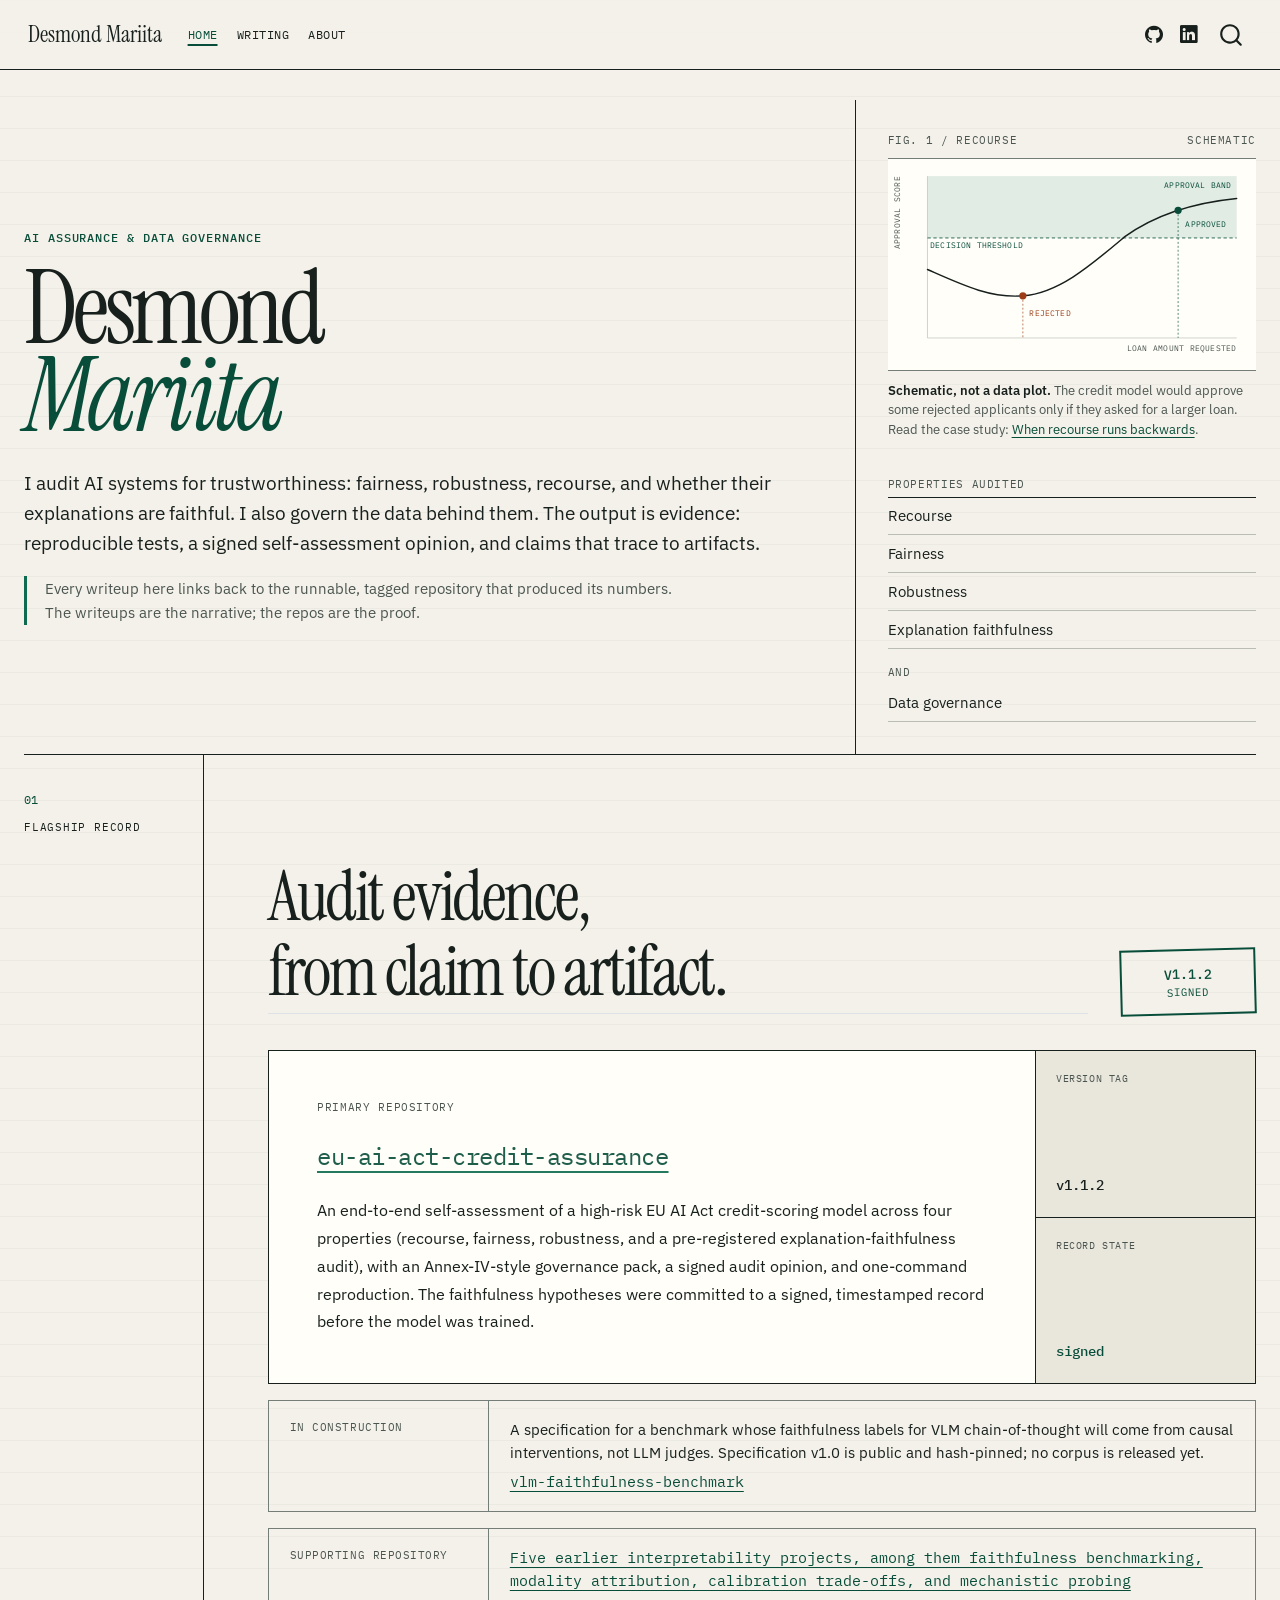
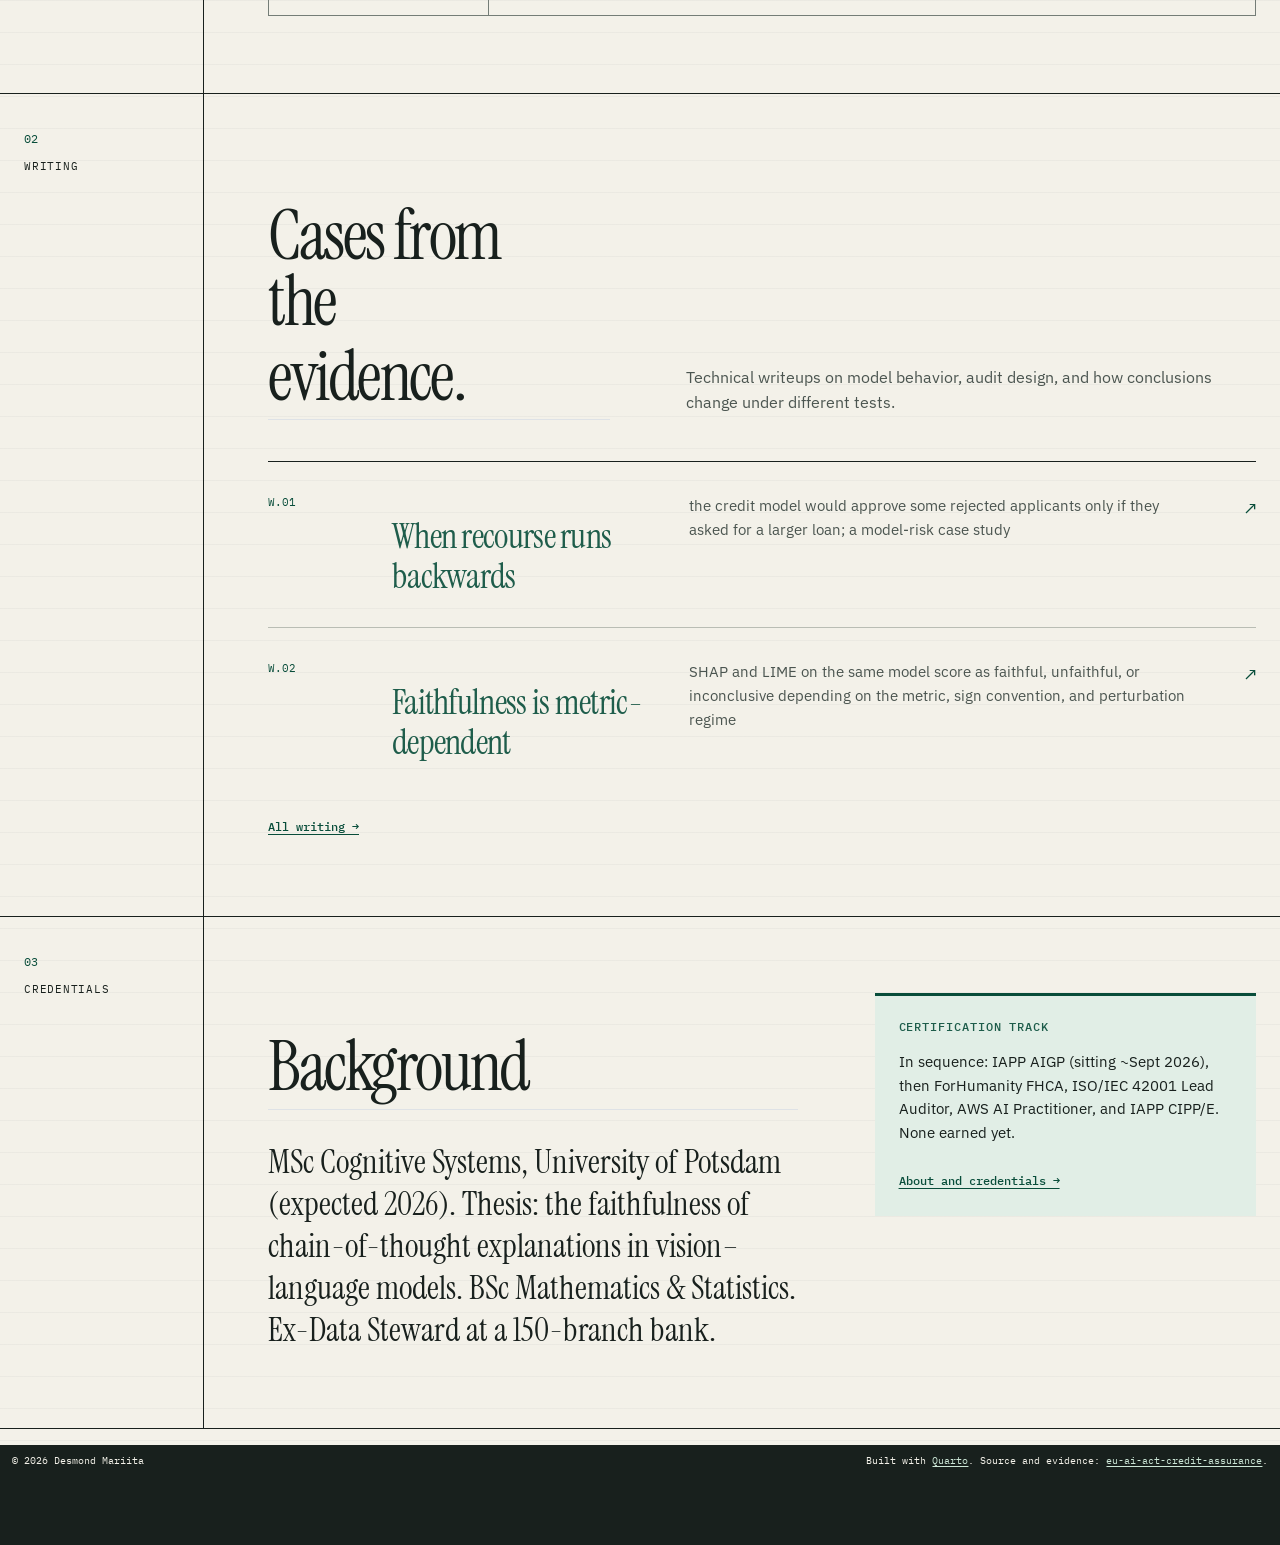
<file: index.html>
<!DOCTYPE html>
<html xmlns="http://www.w3.org/1999/xhtml" lang="en" xml:lang="en"><head>

<meta charset="utf-8">
<meta name="generator" content="quarto-1.9.38">

<meta name="viewport" content="width=device-width, initial-scale=1.0, user-scalable=yes">

<meta name="description" content="I audit AI systems for trustworthiness and govern the data behind them. The output is evidence: reproducible tests, a signed self-assessment opinion, and claims that trace to artifacts.">

<title>Desmond Mariita | AI Assurance &amp; Data Governance – Desmond Mariita</title>
<style>
/* Default styles provided by pandoc.
** See https://pandoc.org/MANUAL.html#variables-for-html for config info.
*/
code{white-space: pre-wrap;}
span.smallcaps{font-variant: small-caps;}
div.columns{display: flex; gap: min(4vw, 1.5em);}
div.column{flex: auto; overflow-x: auto;}
div.hanging-indent{margin-left: 1.5em; text-indent: -1.5em;}
ul.task-list{list-style: none;}
ul.task-list li input[type="checkbox"] {
  width: 0.8em;
  margin: 0 0.8em 0.2em -1em; /* quarto-specific, see https://github.com/quarto-dev/quarto-cli/issues/4556 */ 
  vertical-align: middle;
}
</style>


<script src="site_libs/quarto-nav/quarto-nav.js"></script>
<script src="site_libs/quarto-nav/headroom.min.js"></script>
<script src="site_libs/clipboard/clipboard.min.js"></script>
<script src="site_libs/quarto-search/autocomplete.umd.js"></script>
<script src="site_libs/quarto-search/fuse.min.js"></script>
<script src="site_libs/quarto-search/quarto-search.js"></script>
<meta name="quarto:offset" content="./">
<script src="site_libs/quarto-html/quarto.js" type="module"></script>
<script src="site_libs/quarto-html/tabsets/tabsets.js" type="module"></script>
<script src="site_libs/quarto-html/popper.min.js"></script>
<script src="site_libs/quarto-html/tippy.umd.min.js"></script>
<script src="site_libs/quarto-html/anchor.min.js"></script>
<link href="site_libs/quarto-html/tippy.css" rel="stylesheet">
<link href="site_libs/quarto-html/quarto-syntax-highlighting-e0c369747a7c63d92e3a00793c14f2c1.css" rel="stylesheet" id="quarto-text-highlighting-styles">
<script src="site_libs/bootstrap/bootstrap.min.js"></script>
<link href="site_libs/bootstrap/bootstrap-icons.css" rel="stylesheet">
<link href="site_libs/bootstrap/bootstrap-69ae56c207022f444d1fd83f4ec94133.min.css" rel="stylesheet" append-hash="true" id="quarto-bootstrap" data-mode="light">
<script id="quarto-search-options" type="application/json">{
  "location": "navbar",
  "copy-button": false,
  "collapse-after": 3,
  "panel-placement": "end",
  "type": "overlay",
  "limit": 50,
  "keyboard-shortcut": [
    "f",
    "/",
    "s"
  ],
  "show-item-context": false,
  "language": {
    "search-no-results-text": "No results",
    "search-matching-documents-text": "matching documents",
    "search-copy-link-title": "Copy link to search",
    "search-hide-matches-text": "Hide additional matches",
    "search-more-match-text": "more match in this document",
    "search-more-matches-text": "more matches in this document",
    "search-clear-button-title": "Clear",
    "search-text-placeholder": "",
    "search-detached-cancel-button-title": "Cancel",
    "search-submit-button-title": "Submit",
    "search-label": "Search"
  }
}</script>
<style>html{ scroll-behavior: smooth; }</style>


<meta property="og:title" content="Desmond Mariita | AI Assurance &amp; Data Governance">
<meta property="og:description" content="I audit AI systems for trustworthiness and govern the data behind them. The output is evidence: reproducible tests, a signed self-assessment opinion, and claims that trace to artifacts.">
<meta property="og:site_name" content="Desmond Mariita">
<meta name="twitter:title" content="Desmond Mariita | AI Assurance &amp; Data Governance">
<meta name="twitter:description" content="I audit AI systems for trustworthiness and govern the data behind them. The output is evidence: reproducible tests, a signed self-assessment opinion, and claims that trace to artifacts.">
<meta name="twitter:card" content="summary">
</head>

<body class="nav-fixed fullcontent quarto-light">

<div id="quarto-search-results"></div>
  <header id="quarto-header" class="headroom fixed-top">
    <nav class="navbar navbar-expand-lg " data-bs-theme="dark">
      <div class="navbar-container container-fluid">
      <div class="navbar-brand-container mx-auto">
    <a class="navbar-brand" href="./index.html">
    <span class="navbar-title">Desmond Mariita</span>
    </a>
  </div>
            <div id="quarto-search" class="" title="Search"></div>
          <button class="navbar-toggler" type="button" data-bs-toggle="collapse" data-bs-target="#navbarCollapse" aria-controls="navbarCollapse" role="menu" aria-expanded="false" aria-label="Toggle navigation" onclick="if (window.quartoToggleHeadroom) { window.quartoToggleHeadroom(); }">
  <span class="navbar-toggler-icon"></span>
</button>
          <div class="collapse navbar-collapse" id="navbarCollapse">
            <ul class="navbar-nav navbar-nav-scroll me-auto">
  <li class="nav-item">
    <a class="nav-link active" href="./index.html" aria-current="page"> 
<span class="menu-text">Home</span></a>
  </li>  
  <li class="nav-item">
    <a class="nav-link" href="./writing/index.html"> 
<span class="menu-text">Writing</span></a>
  </li>  
  <li class="nav-item">
    <a class="nav-link" href="./about.html"> 
<span class="menu-text">About</span></a>
  </li>  
</ul>
            <ul class="navbar-nav navbar-nav-scroll ms-auto">
  <li class="nav-item compact">
    <a class="nav-link" href="https://github.com/Desmond-Mariita"> <i class="bi bi-github" role="img" aria-label="GitHub">
</i> 
<span class="menu-text"></span></a>
  </li>  
  <li class="nav-item compact">
    <a class="nav-link" href="https://www.linkedin.com/in/desmond-mariita"> <i class="bi bi-linkedin" role="img" aria-label="LinkedIn">
</i> 
<span class="menu-text"></span></a>
  </li>  
</ul>
          </div> <!-- /navcollapse -->
            <div class="quarto-navbar-tools">
</div>
      </div> <!-- /container-fluid -->
    </nav>
</header>
<!-- content -->
<div id="quarto-content" class="quarto-container page-layout-custom page-navbar">
<!-- sidebar -->
<!-- margin-sidebar -->
<!-- main -->

<header id="title-block-header" class="quarto-title-block default">
<div class="quarto-title">
<h1 class="title">Desmond Mariita</h1>
</div>

<div>
  <div class="description">
    I audit AI systems for trustworthiness and govern the data behind them. The output is evidence: reproducible tests, a signed self-assessment opinion, and claims that trace to artifacts.
  </div>
</div>


<div class="quarto-title-meta">

    
  
    
  </div>
  


</header>


<a class="skip-link" href="#content">Skip to content</a>
<main id="content">
<section class="page-shell hero" aria-labelledby="hero-title">
  <div class="hero-copy">
    <p class="eyebrow">AI Assurance &amp; Data Governance</p>
    <h1 id="hero-title">Desmond <span>Mariita</span></h1>
    <p class="hero-intro">I audit AI systems for trustworthiness: fairness, robustness, recourse, and whether their explanations are faithful. I also govern the data behind them. The output is evidence: reproducible tests, a signed self-assessment opinion, and claims that trace to artifacts.</p>
    <p class="hero-proof">Every writeup here links back to the runnable, tagged repository that produced its numbers. The writeups are the narrative; the repos are the proof.</p>
  </div>

  <div class="audit-mark">
    <div class="audit-mark-top" aria-hidden="true">
      <span>Fig. 1 / Recourse</span>
      <span>Schematic</span>
    </div>
    <svg class="audit-figure" viewbox="0 0 560 320" role="img" aria-labelledby="figTitle figDesc">
      <title id="figTitle">Approval score against requested loan amount</title>
      <desc id="figDesc">A schematic curve rising with the requested loan amount. An applicant sits below the decision threshold and is rejected at the amount requested, and sits inside the approval band, and is approved, at a larger amount.</desc>
      <rect x="60" y="26" width="470" height="94" fill="rgba(14,107,79,.12)"></rect>
      <text class="svg-key" x="522" y="44" text-anchor="end" fill="#084d3a">approval band</text>
      <line x1="60" y1="26" x2="60" y2="272" stroke="#b9bdb4" stroke-width="1"></line>
      <line x1="60" y1="272" x2="530" y2="272" stroke="#b9bdb4" stroke-width="1"></line>
      <line x1="60" y1="120" x2="530" y2="120" stroke="#084d3a" stroke-width="1.25" stroke-dasharray="5 4"></line>
      <text class="svg-key" x="64" y="135" fill="#084d3a">decision threshold</text>
      <path d="M 60 168 C 110 190, 155 212, 205 208 C 260 204, 310 160, 360 118 C 410 82, 470 66, 530 60" fill="none" stroke="#18201d" stroke-width="2.25" stroke-linecap="round"></path>
      <line x1="205" y1="208" x2="205" y2="272" stroke="#9c3d18" stroke-width="1" stroke-dasharray="3 3"></line>
      <circle cx="205" cy="208" r="5.5" fill="#9c3d18"></circle>
      <text class="svg-key" x="215" y="238" fill="#9c3d18">rejected</text>
      <line x1="441" y1="78" x2="441" y2="272" stroke="#084d3a" stroke-width="1" stroke-dasharray="3 3"></line>
      <circle cx="441" cy="78" r="5.5" fill="#084d3a"></circle>
      <text class="svg-key" x="452" y="104" fill="#084d3a">approved</text>
      <text class="svg-axis" x="530" y="292" text-anchor="end">loan amount requested</text>
      <text class="svg-axis" x="-26" y="18" transform="rotate(-90)" text-anchor="end">approval score</text>
    </svg>
    <p class="audit-caption"><strong>Schematic, not a data plot.</strong> The credit model would approve some rejected applicants only if they asked for a larger loan. Read the case study: <a href="writing/borrow-more/">When recourse runs backwards</a>.</p>
    <div class="props-register" role="complementary" aria-label="Properties audited">
      <span class="props-tag">Properties audited</span>
      <ul>
        <li>Recourse</li>
        <li>Fairness</li>
        <li>Robustness</li>
        <li>Explanation faithfulness</li>
      </ul>
      <span class="props-tag">And</span>
      <ul>
        <li>Data governance</li>
      </ul>
    </div>
  </div>
</section>

<section class="section" aria-labelledby="flagship-title">
  <div class="page-shell section-grid">
    <div class="section-index" aria-hidden="true">
      <span class="section-number">01</span>
      <span class="section-label">Flagship record</span>
    </div>

    <div class="section-content">
      <div class="flagship-head">
        <h2 class="section-title anchored" id="flagship-title">Audit evidence,<br>from claim to artifact.</h2>
        <div class="status-stamp">
          <strong>v1.1.2</strong>
          signed
        </div>
      </div>

      <article class="repository-card">
        <div class="repository-main">
          <p class="repository-kicker">Primary repository</p>
          <h3 class="repository-title anchored">
            <a href="https://github.com/Desmond-Mariita/eu-ai-act-credit-assurance">eu-ai-act-credit-assurance</a>
          </h3>
          <p class="repository-description">An end-to-end self-assessment of a high-risk EU AI Act credit-scoring model across four properties (recourse, fairness, robustness, and a pre-registered explanation-faithfulness audit), with an Annex-IV-style governance pack, a signed audit opinion, and one-command reproduction. The faithfulness hypotheses were committed to a signed, timestamped record before the model was trained.</p>
        </div>

        <div class="repository-meta" aria-label="Repository metadata">
          <div class="meta-cell">
            <span class="meta-label">Version tag</span>
            <span class="meta-value">v1.1.2</span>
          </div>
          <div class="meta-cell">
            <span class="meta-label">Record state</span>
            <span class="meta-value signed">signed</span>
          </div>
        </div>
      </article>

      <div class="related-record">
        <span class="record-label">In construction</span>
        <div class="record-body">
          <p>A specification for a benchmark whose faithfulness labels for VLM chain-of-thought will come from causal interventions, not LLM judges. Specification v1.0 is public and hash-pinned; no corpus is released yet.</p>
          <a href="https://github.com/Desmond-Mariita/vlm-faithfulness-benchmark">vlm-faithfulness-benchmark</a>
        </div>
      </div>

      <div class="related-record">
        <span class="record-label">Supporting repository</span>
        <div class="record-body">
          <p><a href="https://github.com/Desmond-Mariita/interpretability-foundations">Five earlier interpretability projects, among them faithfulness benchmarking, modality attribution, calibration trade-offs, and mechanistic probing</a></p>
        </div>
      </div>
    </div>
  </div>
</section>

<section class="section" aria-labelledby="writing-title">
  <div class="page-shell section-grid">
    <div class="section-index" aria-hidden="true">
      <span class="section-number">02</span>
      <span class="section-label">Writing</span>
    </div>

    <div class="section-content">
      <div class="writing-intro">
        <h2 class="section-title anchored" id="writing-title">Cases from<br>the evidence.</h2>
        <p>Technical writeups on model behavior, audit design, and how conclusions change under different tests.</p>
      </div>

      <div class="articles">
        <a class="article-row" href="writing/borrow-more/">
          <span class="article-number">W.01</span>
          <h3 class="anchored">When recourse runs backwards</h3>
          <p>the credit model would approve some rejected applicants only if they asked for a larger loan; a model-risk case study</p>
          <span class="article-arrow" aria-hidden="true">↗</span>
        </a>

        <a class="article-row" href="writing/faithfulness/">
          <span class="article-number">W.02</span>
          <h3 class="anchored">Faithfulness is metric-dependent</h3>
          <p>SHAP and LIME on the same model score as faithful, unfaithful, or inconclusive depending on the metric, sign convention, and perturbation regime</p>
          <span class="article-arrow" aria-hidden="true">↗</span>
        </a>
      </div>

      <a class="all-writing" href="writing/">All writing →</a>
    </div>
  </div>
</section>

<section class="section" aria-labelledby="credentials-title">
  <div class="page-shell section-grid">
    <div class="section-index" aria-hidden="true">
      <span class="section-number">03</span>
      <span class="section-label">Credentials</span>
    </div>

    <div class="section-content credentials-layout">
      <div class="credentials-copy">
        <h2 class="section-title anchored" id="credentials-title">Background</h2>
        <p>MSc Cognitive Systems, University of Potsdam (expected 2026). Thesis: the faithfulness of chain-of-thought explanations in vision–language models. BSc Mathematics &amp; Statistics. Ex-Data Steward at a 150-branch bank.</p>
      </div>

      <div class="certification-track" role="complementary" aria-labelledby="certification-title">
        <h3 class="eyebrow anchored" id="certification-title">Certification track</h3>
        <p>In sequence: IAPP AIGP (sitting ~Sept 2026), then ForHumanity FHCA, ISO/IEC 42001 Lead Auditor, AWS AI Practitioner, and IAPP CIPP/E. None earned yet.</p>
        <a class="about-link" href="about.html">About and credentials →</a>
      </div>
    </div>
  </div>
</section>
</main>




<script id="quarto-html-after-body" type="application/javascript">
  window.document.addEventListener("DOMContentLoaded", function (event) {
    const icon = "";
    const anchorJS = new window.AnchorJS();
    anchorJS.options = {
      placement: 'right',
      icon: icon
    };
    anchorJS.add('.anchored');
    const isCodeAnnotation = (el) => {
      for (const clz of el.classList) {
        if (clz.startsWith('code-annotation-')) {                     
          return true;
        }
      }
      return false;
    }
    const onCopySuccess = function(e) {
      // button target
      const button = e.trigger;
      // don't keep focus
      button.blur();
      // flash "checked"
      button.classList.add('code-copy-button-checked');
      var currentTitle = button.getAttribute("title");
      button.setAttribute("title", "Copied!");
      let tooltip;
      if (window.bootstrap) {
        button.setAttribute("data-bs-toggle", "tooltip");
        button.setAttribute("data-bs-placement", "left");
        button.setAttribute("data-bs-title", "Copied!");
        tooltip = new bootstrap.Tooltip(button, 
          { trigger: "manual", 
            customClass: "code-copy-button-tooltip",
            offset: [0, -8]});
        tooltip.show();    
      }
      setTimeout(function() {
        if (tooltip) {
          tooltip.hide();
          button.removeAttribute("data-bs-title");
          button.removeAttribute("data-bs-toggle");
          button.removeAttribute("data-bs-placement");
        }
        button.setAttribute("title", currentTitle);
        button.classList.remove('code-copy-button-checked');
      }, 1000);
      // clear code selection
      e.clearSelection();
    }
    const getTextToCopy = function(trigger) {
      const outerScaffold = trigger.parentElement.cloneNode(true);
      const codeEl = outerScaffold.querySelector('code');
      for (const childEl of codeEl.children) {
        if (isCodeAnnotation(childEl)) {
          childEl.remove();
        }
      }
      return codeEl.innerText;
    }
    const clipboard = new window.ClipboardJS('.code-copy-button:not([data-in-quarto-modal])', {
      text: getTextToCopy
    });
    clipboard.on('success', onCopySuccess);
    if (window.document.getElementById('quarto-embedded-source-code-modal')) {
      const clipboardModal = new window.ClipboardJS('.code-copy-button[data-in-quarto-modal]', {
        text: getTextToCopy,
        container: window.document.getElementById('quarto-embedded-source-code-modal')
      });
      clipboardModal.on('success', onCopySuccess);
    }
      var localhostRegex = new RegExp(/^(?:http|https):\/\/localhost\:?[0-9]*\//);
      var mailtoRegex = new RegExp(/^mailto:/);
        var filterRegex = new RegExp("https:\/\/desmond-mariita\.github\.io");
      var isInternal = (href) => {
          return filterRegex.test(href) || localhostRegex.test(href) || mailtoRegex.test(href);
      }
      // Inspect non-navigation links and adorn them if external
     var links = window.document.querySelectorAll('a[href]:not(.nav-link):not(.navbar-brand):not(.toc-action):not(.sidebar-link):not(.sidebar-item-toggle):not(.pagination-link):not(.no-external):not([aria-hidden]):not(.dropdown-item):not(.quarto-navigation-tool):not(.about-link)');
      for (var i=0; i<links.length; i++) {
        const link = links[i];
        if (!isInternal(link.href)) {
          // undo the damage that might have been done by quarto-nav.js in the case of
          // links that we want to consider external
          if (link.dataset.originalHref !== undefined) {
            link.href = link.dataset.originalHref;
          }
            // target, if specified
            link.setAttribute("target", "_blank");
            if (link.getAttribute("rel") === null) {
              link.setAttribute("rel", "noopener");
            }
        }
      }
    function tippyHover(el, contentFn, onTriggerFn, onUntriggerFn) {
      const config = {
        allowHTML: true,
        maxWidth: 500,
        delay: 100,
        arrow: false,
        appendTo: function(el) {
            return el.parentElement;
        },
        interactive: true,
        interactiveBorder: 10,
        theme: 'quarto',
        placement: 'bottom-start',
      };
      if (contentFn) {
        config.content = contentFn;
      }
      if (onTriggerFn) {
        config.onTrigger = onTriggerFn;
      }
      if (onUntriggerFn) {
        config.onUntrigger = onUntriggerFn;
      }
      window.tippy(el, config); 
    }
    const noterefs = window.document.querySelectorAll('a[role="doc-noteref"]');
    for (var i=0; i<noterefs.length; i++) {
      const ref = noterefs[i];
      tippyHover(ref, function() {
        // use id or data attribute instead here
        let href = ref.getAttribute('data-footnote-href') || ref.getAttribute('href');
        try { href = new URL(href).hash; } catch {}
        const id = href.replace(/^#\/?/, "");
        const note = window.document.getElementById(id);
        if (note) {
          return note.innerHTML;
        } else {
          return "";
        }
      });
    }
    const xrefs = window.document.querySelectorAll('a.quarto-xref');
    const processXRef = (id, note) => {
      // Strip column container classes
      const stripColumnClz = (el) => {
        el.classList.remove("page-full", "page-columns");
        if (el.children) {
          for (const child of el.children) {
            stripColumnClz(child);
          }
        }
      }
      stripColumnClz(note)
      if (id === null || id.startsWith('sec-')) {
        // Special case sections, only their first couple elements
        const container = document.createElement("div");
        if (note.children && note.children.length > 2) {
          container.appendChild(note.children[0].cloneNode(true));
          for (let i = 1; i < note.children.length; i++) {
            const child = note.children[i];
            if (child.tagName === "P" && child.innerText === "") {
              continue;
            } else {
              container.appendChild(child.cloneNode(true));
              break;
            }
          }
          if (window.Quarto?.typesetMath) {
            window.Quarto.typesetMath(container);
          }
          return container.innerHTML
        } else {
          if (window.Quarto?.typesetMath) {
            window.Quarto.typesetMath(note);
          }
          return note.innerHTML;
        }
      } else {
        // Remove any anchor links if they are present
        const anchorLink = note.querySelector('a.anchorjs-link');
        if (anchorLink) {
          anchorLink.remove();
        }
        if (window.Quarto?.typesetMath) {
          window.Quarto.typesetMath(note);
        }
        if (note.classList.contains("callout")) {
          return note.outerHTML;
        } else {
          return note.innerHTML;
        }
      }
    }
    for (var i=0; i<xrefs.length; i++) {
      const xref = xrefs[i];
      tippyHover(xref, undefined, function(instance) {
        instance.disable();
        let url = xref.getAttribute('href');
        let hash = undefined; 
        if (url.startsWith('#')) {
          hash = url;
        } else {
          try { hash = new URL(url).hash; } catch {}
        }
        if (hash) {
          const id = hash.replace(/^#\/?/, "");
          const note = window.document.getElementById(id);
          if (note !== null) {
            try {
              const html = processXRef(id, note.cloneNode(true));
              instance.setContent(html);
            } finally {
              instance.enable();
              instance.show();
            }
          } else {
            // See if we can fetch this
            fetch(url.split('#')[0])
            .then(res => res.text())
            .then(html => {
              const parser = new DOMParser();
              const htmlDoc = parser.parseFromString(html, "text/html");
              const note = htmlDoc.getElementById(id);
              if (note !== null) {
                const html = processXRef(id, note);
                instance.setContent(html);
              } 
            }).finally(() => {
              instance.enable();
              instance.show();
            });
          }
        } else {
          // See if we can fetch a full url (with no hash to target)
          // This is a special case and we should probably do some content thinning / targeting
          fetch(url)
          .then(res => res.text())
          .then(html => {
            const parser = new DOMParser();
            const htmlDoc = parser.parseFromString(html, "text/html");
            const note = htmlDoc.querySelector('main.content');
            if (note !== null) {
              // This should only happen for chapter cross references
              // (since there is no id in the URL)
              // remove the first header
              if (note.children.length > 0 && note.children[0].tagName === "HEADER") {
                note.children[0].remove();
              }
              const html = processXRef(null, note);
              instance.setContent(html);
            } 
          }).finally(() => {
            instance.enable();
            instance.show();
          });
        }
      }, function(instance) {
      });
    }
        let selectedAnnoteEl;
        const selectorForAnnotation = ( cell, annotation) => {
          let cellAttr = 'data-code-cell="' + cell + '"';
          let lineAttr = 'data-code-annotation="' +  annotation + '"';
          const selector = 'span[' + cellAttr + '][' + lineAttr + ']';
          return selector;
        }
        const selectCodeLines = (annoteEl) => {
          const doc = window.document;
          const targetCell = annoteEl.getAttribute("data-target-cell");
          const targetAnnotation = annoteEl.getAttribute("data-target-annotation");
          const annoteSpan = window.document.querySelector(selectorForAnnotation(targetCell, targetAnnotation));
          const lines = annoteSpan.getAttribute("data-code-lines").split(",");
          const lineIds = lines.map((line) => {
            return targetCell + "-" + line;
          })
          let top = null;
          let height = null;
          let parent = null;
          if (lineIds.length > 0) {
              //compute the position of the single el (top and bottom and make a div)
              const el = window.document.getElementById(lineIds[0]);
              top = el.offsetTop;
              height = el.offsetHeight;
              parent = el.parentElement.parentElement;
            if (lineIds.length > 1) {
              const lastEl = window.document.getElementById(lineIds[lineIds.length - 1]);
              const bottom = lastEl.offsetTop + lastEl.offsetHeight;
              height = bottom - top;
            }
            if (top !== null && height !== null && parent !== null) {
              // cook up a div (if necessary) and position it 
              let div = window.document.getElementById("code-annotation-line-highlight");
              if (div === null) {
                div = window.document.createElement("div");
                div.setAttribute("id", "code-annotation-line-highlight");
                div.style.position = 'absolute';
                parent.appendChild(div);
              }
              div.style.top = top - 2 + "px";
              div.style.height = height + 4 + "px";
              div.style.left = 0;
              let gutterDiv = window.document.getElementById("code-annotation-line-highlight-gutter");
              if (gutterDiv === null) {
                gutterDiv = window.document.createElement("div");
                gutterDiv.setAttribute("id", "code-annotation-line-highlight-gutter");
                gutterDiv.style.position = 'absolute';
                const codeCell = window.document.getElementById(targetCell);
                const gutter = codeCell.querySelector('.code-annotation-gutter');
                gutter.appendChild(gutterDiv);
              }
              gutterDiv.style.top = top - 2 + "px";
              gutterDiv.style.height = height + 4 + "px";
            }
            selectedAnnoteEl = annoteEl;
          }
        };
        const unselectCodeLines = () => {
          const elementsIds = ["code-annotation-line-highlight", "code-annotation-line-highlight-gutter"];
          elementsIds.forEach((elId) => {
            const div = window.document.getElementById(elId);
            if (div) {
              div.remove();
            }
          });
          selectedAnnoteEl = undefined;
        };
          // Handle positioning of the toggle
      window.addEventListener(
        "resize",
        throttle(() => {
          elRect = undefined;
          if (selectedAnnoteEl) {
            selectCodeLines(selectedAnnoteEl);
          }
        }, 10)
      );
      function throttle(fn, ms) {
      let throttle = false;
      let timer;
        return (...args) => {
          if(!throttle) { // first call gets through
              fn.apply(this, args);
              throttle = true;
          } else { // all the others get throttled
              if(timer) clearTimeout(timer); // cancel #2
              timer = setTimeout(() => {
                fn.apply(this, args);
                timer = throttle = false;
              }, ms);
          }
        };
      }
        // Attach click handler to the DT
        const annoteDls = window.document.querySelectorAll('dt[data-target-cell]');
        for (const annoteDlNode of annoteDls) {
          annoteDlNode.addEventListener('click', (event) => {
            const clickedEl = event.target;
            if (clickedEl !== selectedAnnoteEl) {
              unselectCodeLines();
              const activeEl = window.document.querySelector('dt[data-target-cell].code-annotation-active');
              if (activeEl) {
                activeEl.classList.remove('code-annotation-active');
              }
              selectCodeLines(clickedEl);
              clickedEl.classList.add('code-annotation-active');
            } else {
              // Unselect the line
              unselectCodeLines();
              clickedEl.classList.remove('code-annotation-active');
            }
          });
        }
    const findCites = (el) => {
      const parentEl = el.parentElement;
      if (parentEl) {
        const cites = parentEl.dataset.cites;
        if (cites) {
          return {
            el,
            cites: cites.split(' ')
          };
        } else {
          return findCites(el.parentElement)
        }
      } else {
        return undefined;
      }
    };
    var bibliorefs = window.document.querySelectorAll('a[role="doc-biblioref"]');
    for (var i=0; i<bibliorefs.length; i++) {
      const ref = bibliorefs[i];
      const citeInfo = findCites(ref);
      if (citeInfo) {
        tippyHover(citeInfo.el, function() {
          var popup = window.document.createElement('div');
          citeInfo.cites.forEach(function(cite) {
            var citeDiv = window.document.createElement('div');
            citeDiv.classList.add('hanging-indent');
            citeDiv.classList.add('csl-entry');
            var biblioDiv = window.document.getElementById('ref-' + cite);
            if (biblioDiv) {
              citeDiv.innerHTML = biblioDiv.innerHTML;
            }
            popup.appendChild(citeDiv);
          });
          return popup.innerHTML;
        });
      }
    }
  });
  </script>
</div> <!-- /content -->
<footer class="footer">
  <div class="nav-footer">
    <div class="nav-footer-left">
<p>© 2026 Desmond Mariita</p>
</div>   
    <div class="nav-footer-center">
      &nbsp;
    </div>
    <div class="nav-footer-right">
<p>Built with <a href="https://quarto.org">Quarto</a>. Source and evidence: <a href="https://github.com/Desmond-Mariita/eu-ai-act-credit-assurance">eu-ai-act-credit-assurance</a>.</p>
</div>
  </div>
</footer>




<script src="site_libs/quarto-html/zenscroll-min.js"></script>
</body></html>
</file>
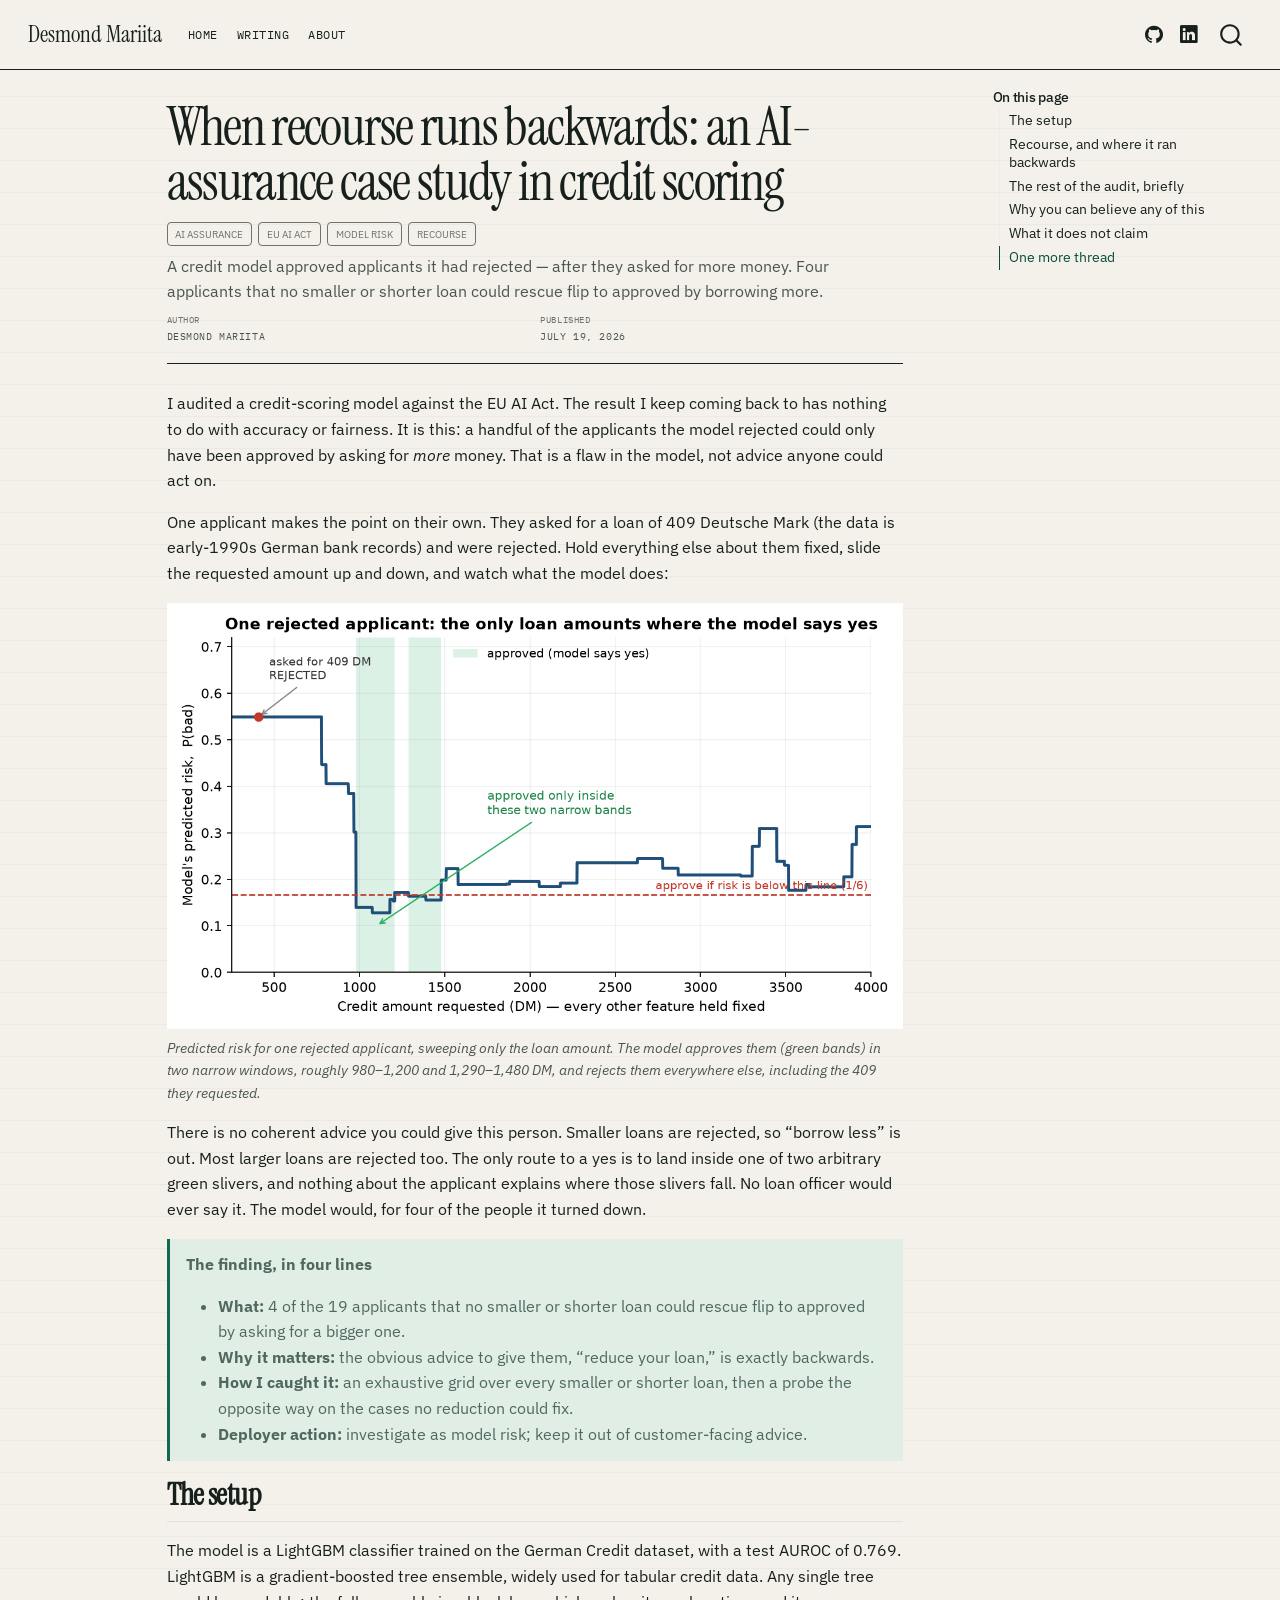
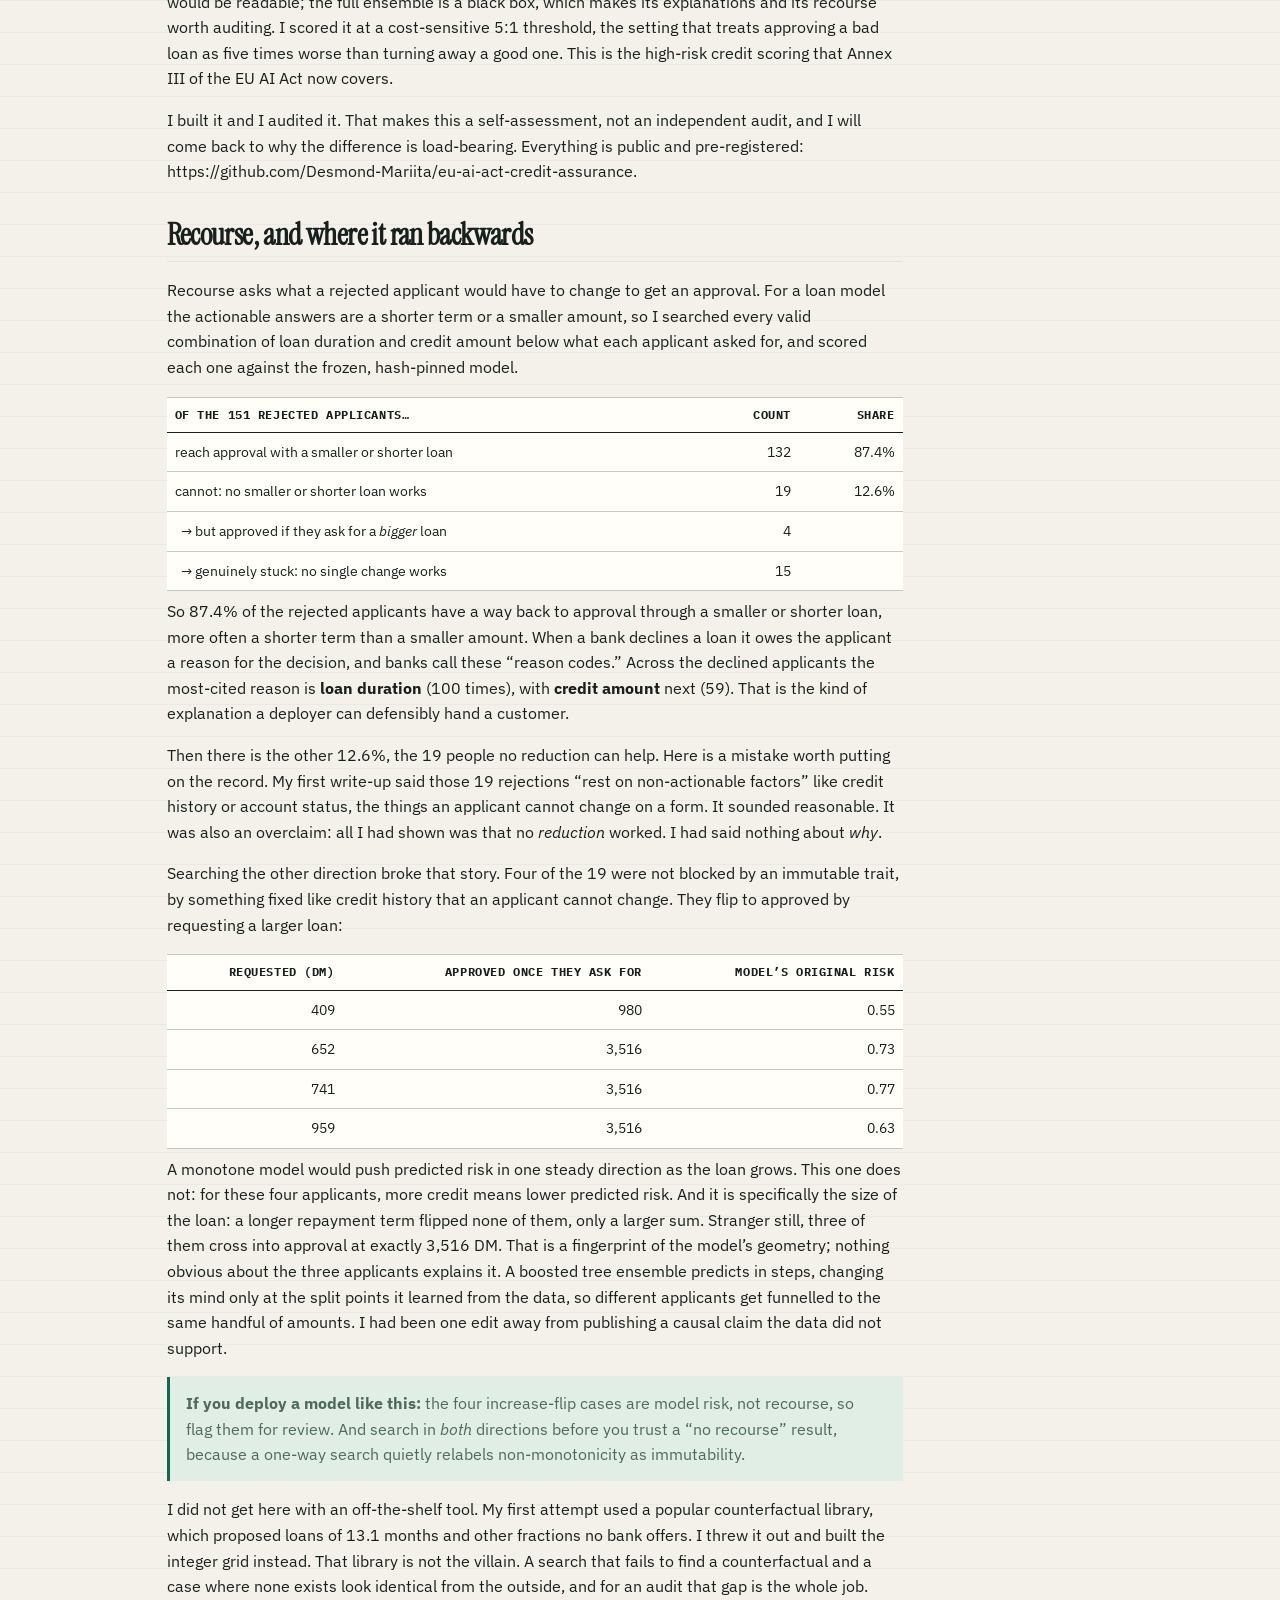
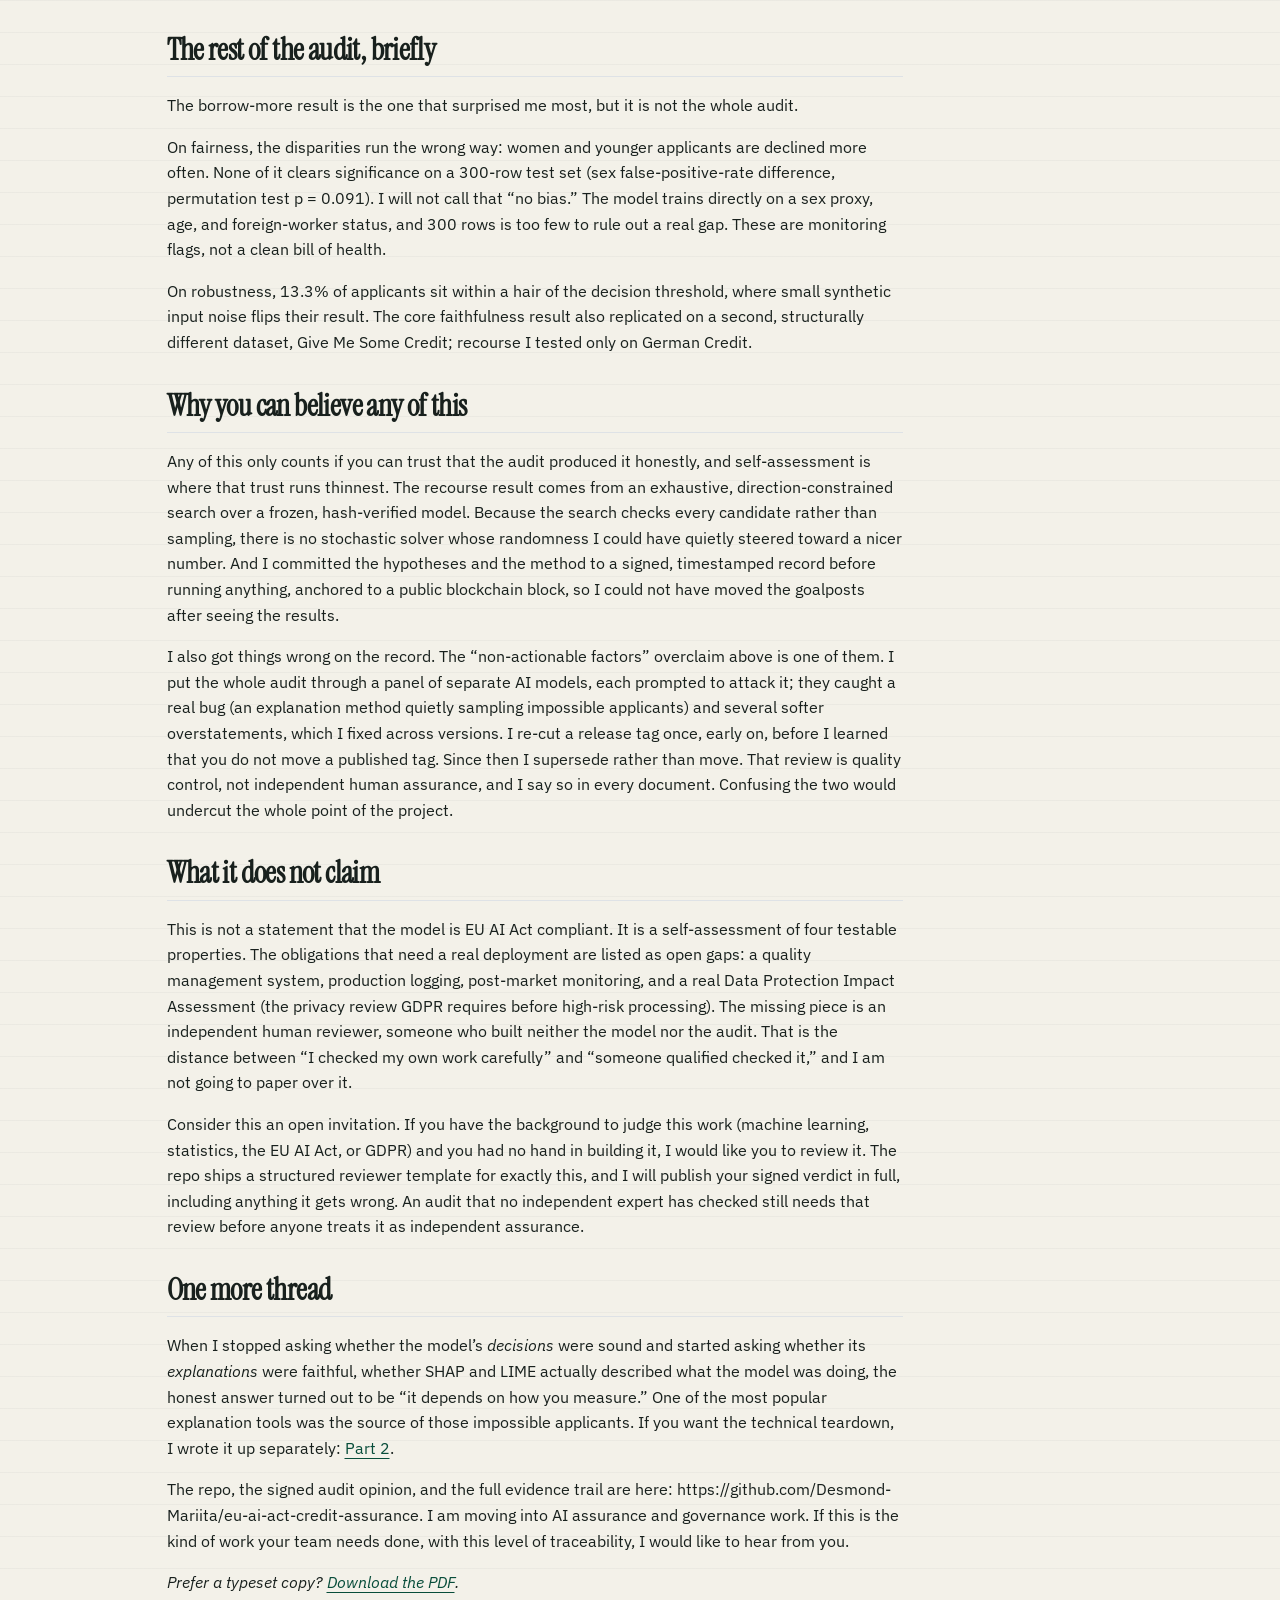
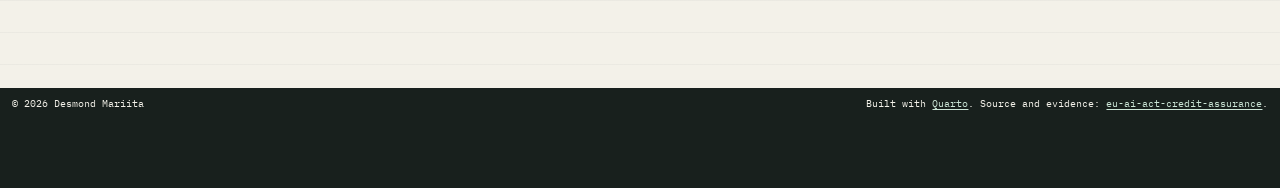
<file: writing/borrow-more/index.html>
<!DOCTYPE html>
<html xmlns="http://www.w3.org/1999/xhtml" lang="en" xml:lang="en"><head>

<meta charset="utf-8">
<meta name="generator" content="quarto-1.9.38">

<meta name="viewport" content="width=device-width, initial-scale=1.0, user-scalable=yes">

<meta name="author" content="Desmond Mariita">
<meta name="dcterms.date" content="2026-07-19">
<meta name="description" content="A credit model approved applicants it had rejected — after they asked for more money. Four applicants that no smaller or shorter loan could rescue flip to approved by borrowing more.">

<title>When recourse runs backwards: an AI-assurance case study in credit scoring – Desmond Mariita</title>
<style>
/* Default styles provided by pandoc.
** See https://pandoc.org/MANUAL.html#variables-for-html for config info.
*/
code{white-space: pre-wrap;}
span.smallcaps{font-variant: small-caps;}
div.columns{display: flex; gap: min(4vw, 1.5em);}
div.column{flex: auto; overflow-x: auto;}
div.hanging-indent{margin-left: 1.5em; text-indent: -1.5em;}
ul.task-list{list-style: none;}
ul.task-list li input[type="checkbox"] {
  width: 0.8em;
  margin: 0 0.8em 0.2em -1em; /* quarto-specific, see https://github.com/quarto-dev/quarto-cli/issues/4556 */ 
  vertical-align: middle;
}
</style>


<script src="../../site_libs/quarto-nav/quarto-nav.js"></script>
<script src="../../site_libs/quarto-nav/headroom.min.js"></script>
<script src="../../site_libs/clipboard/clipboard.min.js"></script>
<script src="../../site_libs/quarto-search/autocomplete.umd.js"></script>
<script src="../../site_libs/quarto-search/fuse.min.js"></script>
<script src="../../site_libs/quarto-search/quarto-search.js"></script>
<meta name="quarto:offset" content="../../">
<script src="../../site_libs/quarto-html/quarto.js" type="module"></script>
<script src="../../site_libs/quarto-html/tabsets/tabsets.js" type="module"></script>
<script src="../../site_libs/quarto-html/popper.min.js"></script>
<script src="../../site_libs/quarto-html/tippy.umd.min.js"></script>
<script src="../../site_libs/quarto-html/anchor.min.js"></script>
<link href="../../site_libs/quarto-html/tippy.css" rel="stylesheet">
<link href="../../site_libs/quarto-html/quarto-syntax-highlighting-e0c369747a7c63d92e3a00793c14f2c1.css" rel="stylesheet" id="quarto-text-highlighting-styles">
<script src="../../site_libs/bootstrap/bootstrap.min.js"></script>
<link href="../../site_libs/bootstrap/bootstrap-icons.css" rel="stylesheet">
<link href="../../site_libs/bootstrap/bootstrap-69ae56c207022f444d1fd83f4ec94133.min.css" rel="stylesheet" append-hash="true" id="quarto-bootstrap" data-mode="light">
<script id="quarto-search-options" type="application/json">{
  "location": "navbar",
  "copy-button": false,
  "collapse-after": 3,
  "panel-placement": "end",
  "type": "overlay",
  "limit": 50,
  "keyboard-shortcut": [
    "f",
    "/",
    "s"
  ],
  "show-item-context": false,
  "language": {
    "search-no-results-text": "No results",
    "search-matching-documents-text": "matching documents",
    "search-copy-link-title": "Copy link to search",
    "search-hide-matches-text": "Hide additional matches",
    "search-more-match-text": "more match in this document",
    "search-more-matches-text": "more matches in this document",
    "search-clear-button-title": "Clear",
    "search-text-placeholder": "",
    "search-detached-cancel-button-title": "Cancel",
    "search-submit-button-title": "Submit",
    "search-label": "Search"
  }
}</script>
<style>html{ scroll-behavior: smooth; }</style>


<meta property="og:title" content="When recourse runs backwards: an AI-assurance case study in credit scoring – Desmond Mariita">
<meta property="og:description" content="A credit model approved applicants it had rejected — after they asked for more money. Four applicants that no smaller or shorter loan could rescue flip to approved by borrowing more.">
<meta property="og:image" content="https://desmond-mariita.github.io/writing/borrow-more/figures/risk-vs-amount.png">
<meta property="og:site_name" content="Desmond Mariita">
<meta property="og:image:height" content="704">
<meta property="og:image:width" content="1216">
<meta name="twitter:title" content="When recourse runs backwards: an AI-assurance case study in credit scoring – Desmond Mariita">
<meta name="twitter:description" content="A credit model approved applicants it had rejected — after they asked for more money. Four applicants that no smaller or shorter loan could rescue flip to approved by borrowing more.">
<meta name="twitter:image" content="https://desmond-mariita.github.io/writing/borrow-more/figures/risk-vs-amount.png">
<meta name="twitter:image-height" content="704">
<meta name="twitter:image-width" content="1216">
<meta name="twitter:card" content="summary_large_image">
</head>

<body class="nav-fixed quarto-light">

<div id="quarto-search-results"></div>
  <header id="quarto-header" class="headroom fixed-top">
    <nav class="navbar navbar-expand-lg " data-bs-theme="dark">
      <div class="navbar-container container-fluid">
      <div class="navbar-brand-container mx-auto">
    <a class="navbar-brand" href="../../index.html">
    <span class="navbar-title">Desmond Mariita</span>
    </a>
  </div>
            <div id="quarto-search" class="" title="Search"></div>
          <button class="navbar-toggler" type="button" data-bs-toggle="collapse" data-bs-target="#navbarCollapse" aria-controls="navbarCollapse" role="menu" aria-expanded="false" aria-label="Toggle navigation" onclick="if (window.quartoToggleHeadroom) { window.quartoToggleHeadroom(); }">
  <span class="navbar-toggler-icon"></span>
</button>
          <div class="collapse navbar-collapse" id="navbarCollapse">
            <ul class="navbar-nav navbar-nav-scroll me-auto">
  <li class="nav-item">
    <a class="nav-link" href="../../index.html"> 
<span class="menu-text">Home</span></a>
  </li>  
  <li class="nav-item">
    <a class="nav-link" href="../../writing/index.html"> 
<span class="menu-text">Writing</span></a>
  </li>  
  <li class="nav-item">
    <a class="nav-link" href="../../about.html"> 
<span class="menu-text">About</span></a>
  </li>  
</ul>
            <ul class="navbar-nav navbar-nav-scroll ms-auto">
  <li class="nav-item compact">
    <a class="nav-link" href="https://github.com/Desmond-Mariita"> <i class="bi bi-github" role="img" aria-label="GitHub">
</i> 
<span class="menu-text"></span></a>
  </li>  
  <li class="nav-item compact">
    <a class="nav-link" href="https://www.linkedin.com/in/desmond-mariita"> <i class="bi bi-linkedin" role="img" aria-label="LinkedIn">
</i> 
<span class="menu-text"></span></a>
  </li>  
</ul>
          </div> <!-- /navcollapse -->
            <div class="quarto-navbar-tools">
</div>
      </div> <!-- /container-fluid -->
    </nav>
</header>
<!-- content -->
<div id="quarto-content" class="quarto-container page-columns page-rows-contents page-layout-article page-navbar">
<!-- sidebar -->
<!-- margin-sidebar -->
    <div id="quarto-margin-sidebar" class="sidebar margin-sidebar">
        <nav id="TOC" role="doc-toc" class="toc-active">
    <h2 id="toc-title">On this page</h2>
   
  <ul class="collapse">
  <li><a href="#the-setup" id="toc-the-setup" class="nav-link active" data-scroll-target="#the-setup">The setup</a></li>
  <li><a href="#recourse-and-where-it-ran-backwards" id="toc-recourse-and-where-it-ran-backwards" class="nav-link" data-scroll-target="#recourse-and-where-it-ran-backwards">Recourse, and where it ran backwards</a></li>
  <li><a href="#the-rest-of-the-audit-briefly" id="toc-the-rest-of-the-audit-briefly" class="nav-link" data-scroll-target="#the-rest-of-the-audit-briefly">The rest of the audit, briefly</a></li>
  <li><a href="#why-you-can-believe-any-of-this" id="toc-why-you-can-believe-any-of-this" class="nav-link" data-scroll-target="#why-you-can-believe-any-of-this">Why you can believe any of this</a></li>
  <li><a href="#what-it-does-not-claim" id="toc-what-it-does-not-claim" class="nav-link" data-scroll-target="#what-it-does-not-claim">What it does not claim</a></li>
  <li><a href="#one-more-thread" id="toc-one-more-thread" class="nav-link" data-scroll-target="#one-more-thread">One more thread</a></li>
  </ul>
</nav>
    </div>
<!-- main -->
<main class="content" id="quarto-document-content">

<header id="title-block-header" class="quarto-title-block default">
<div class="quarto-title">
<h1 class="title">When recourse runs backwards: an AI-assurance case study in credit scoring</h1>
  <div class="quarto-categories">
    <div class="quarto-category">AI assurance</div>
    <div class="quarto-category">EU AI Act</div>
    <div class="quarto-category">model risk</div>
    <div class="quarto-category">recourse</div>
  </div>
  </div>

<div>
  <div class="description">
    A credit model approved applicants it had rejected — after they asked for more money. Four applicants that no smaller or shorter loan could rescue flip to approved by borrowing more.
  </div>
</div>


<div class="quarto-title-meta">

    <div>
    <div class="quarto-title-meta-heading">Author</div>
    <div class="quarto-title-meta-contents">
             <p>Desmond Mariita </p>
          </div>
  </div>
    
    <div>
    <div class="quarto-title-meta-heading">Published</div>
    <div class="quarto-title-meta-contents">
      <p class="date">July 19, 2026</p>
    </div>
  </div>
  
    
  </div>
  


</header>


<p>I audited a credit-scoring model against the EU AI Act. The result I keep coming back to has nothing to do with accuracy or fairness. It is this: a handful of the applicants the model rejected could only have been approved by asking for <em>more</em> money. That is a flaw in the model, not advice anyone could act on.</p>
<p>One applicant makes the point on their own. They asked for a loan of 409 Deutsche Mark (the data is early-1990s German bank records) and were rejected. Hold everything else about them fixed, slide the requested amount up and down, and watch what the model does:</p>
<div class="quarto-figure quarto-figure-center">
<figure class="figure">
<p><img src="figures/risk-vs-amount.png" class="img-fluid figure-img"></p>
<figcaption>Predicted risk for one rejected applicant, sweeping only the loan amount. The model approves them (green bands) in two narrow windows, roughly 980–1,200 and 1,290–1,480 DM, and rejects them everywhere else, including the 409 they requested.</figcaption>
</figure>
</div>
<p>There is no coherent advice you could give this person. Smaller loans are rejected, so “borrow less” is out. Most larger loans are rejected too. The only route to a yes is to land inside one of two arbitrary green slivers, and nothing about the applicant explains where those slivers fall. No loan officer would ever say it. The model would, for four of the people it turned down.</p>
<blockquote class="blockquote">
<p><strong>The finding, in four lines</strong></p>
<ul>
<li><strong>What:</strong> 4 of the 19 applicants that no smaller or shorter loan could rescue flip to approved by asking for a bigger one.</li>
<li><strong>Why it matters:</strong> the obvious advice to give them, “reduce your loan,” is exactly backwards.</li>
<li><strong>How I caught it:</strong> an exhaustive grid over every smaller or shorter loan, then a probe the opposite way on the cases no reduction could fix.</li>
<li><strong>Deployer action:</strong> investigate as model risk; keep it out of customer-facing advice.</li>
</ul>
</blockquote>
<section id="the-setup" class="level2">
<h2 class="anchored" data-anchor-id="the-setup">The setup</h2>
<p>The model is a LightGBM classifier trained on the German Credit dataset, with a test AUROC of 0.769. LightGBM is a gradient-boosted tree ensemble, widely used for tabular credit data. Any single tree would be readable; the full ensemble is a black box, which makes its explanations and its recourse worth auditing. I scored it at a cost-sensitive 5:1 threshold, the setting that treats approving a bad loan as five times worse than turning away a good one. This is the high-risk credit scoring that Annex III of the EU AI Act now covers.</p>
<p>I built it and I audited it. That makes this a self-assessment, not an independent audit, and I will come back to why the difference is load-bearing. Everything is public and pre-registered: https://github.com/Desmond-Mariita/eu-ai-act-credit-assurance.</p>
</section>
<section id="recourse-and-where-it-ran-backwards" class="level2">
<h2 class="anchored" data-anchor-id="recourse-and-where-it-ran-backwards">Recourse, and where it ran backwards</h2>
<p>Recourse asks what a rejected applicant would have to change to get an approval. For a loan model the actionable answers are a shorter term or a smaller amount, so I searched every valid combination of loan duration and credit amount below what each applicant asked for, and scored each one against the frozen, hash-pinned model.</p>
<table class="caption-top table">
<thead>
<tr class="header">
<th>Of the 151 rejected applicants…</th>
<th style="text-align: right;">Count</th>
<th style="text-align: right;">Share</th>
</tr>
</thead>
<tbody>
<tr class="odd">
<td>reach approval with a smaller or shorter loan</td>
<td style="text-align: right;">132</td>
<td style="text-align: right;">87.4%</td>
</tr>
<tr class="even">
<td>cannot: no smaller or shorter loan works</td>
<td style="text-align: right;">19</td>
<td style="text-align: right;">12.6%</td>
</tr>
<tr class="odd">
<td>&nbsp;&nbsp;→ but approved if they ask for a <em>bigger</em> loan</td>
<td style="text-align: right;">4</td>
<td style="text-align: right;"></td>
</tr>
<tr class="even">
<td>&nbsp;&nbsp;→ genuinely stuck: no single change works</td>
<td style="text-align: right;">15</td>
<td style="text-align: right;"></td>
</tr>
</tbody>
</table>
<p>So 87.4% of the rejected applicants have a way back to approval through a smaller or shorter loan, more often a shorter term than a smaller amount. When a bank declines a loan it owes the applicant a reason for the decision, and banks call these “reason codes.” Across the declined applicants the most-cited reason is <strong>loan duration</strong> (100 times), with <strong>credit amount</strong> next (59). That is the kind of explanation a deployer can defensibly hand a customer.</p>
<p>Then there is the other 12.6%, the 19 people no reduction can help. Here is a mistake worth putting on the record. My first write-up said those 19 rejections “rest on non-actionable factors” like credit history or account status, the things an applicant cannot change on a form. It sounded reasonable. It was also an overclaim: all I had shown was that no <em>reduction</em> worked. I had said nothing about <em>why</em>.</p>
<p>Searching the other direction broke that story. Four of the 19 were not blocked by an immutable trait, by something fixed like credit history that an applicant cannot change. They flip to approved by requesting a larger loan:</p>
<table class="caption-top table">
<thead>
<tr class="header">
<th style="text-align: right;">Requested (DM)</th>
<th style="text-align: right;">Approved once they ask for</th>
<th style="text-align: right;">Model’s original risk</th>
</tr>
</thead>
<tbody>
<tr class="odd">
<td style="text-align: right;">409</td>
<td style="text-align: right;">980</td>
<td style="text-align: right;">0.55</td>
</tr>
<tr class="even">
<td style="text-align: right;">652</td>
<td style="text-align: right;">3,516</td>
<td style="text-align: right;">0.73</td>
</tr>
<tr class="odd">
<td style="text-align: right;">741</td>
<td style="text-align: right;">3,516</td>
<td style="text-align: right;">0.77</td>
</tr>
<tr class="even">
<td style="text-align: right;">959</td>
<td style="text-align: right;">3,516</td>
<td style="text-align: right;">0.63</td>
</tr>
</tbody>
</table>
<p>A monotone model would push predicted risk in one steady direction as the loan grows. This one does not: for these four applicants, more credit means lower predicted risk. And it is specifically the size of the loan: a longer repayment term flipped none of them, only a larger sum. Stranger still, three of them cross into approval at exactly 3,516 DM. That is a fingerprint of the model’s geometry; nothing obvious about the three applicants explains it. A boosted tree ensemble predicts in steps, changing its mind only at the split points it learned from the data, so different applicants get funnelled to the same handful of amounts. I had been one edit away from publishing a causal claim the data did not support.</p>
<blockquote class="blockquote">
<p><strong>If you deploy a model like this:</strong> the four increase-flip cases are model risk, not recourse, so flag them for review. And search in <em>both</em> directions before you trust a “no recourse” result, because a one-way search quietly relabels non-monotonicity as immutability.</p>
</blockquote>
<p>I did not get here with an off-the-shelf tool. My first attempt used a popular counterfactual library, which proposed loans of 13.1 months and other fractions no bank offers. I threw it out and built the integer grid instead. That library is not the villain. A search that fails to find a counterfactual and a case where none exists look identical from the outside, and for an audit that gap is the whole job.</p>
</section>
<section id="the-rest-of-the-audit-briefly" class="level2">
<h2 class="anchored" data-anchor-id="the-rest-of-the-audit-briefly">The rest of the audit, briefly</h2>
<p>The borrow-more result is the one that surprised me most, but it is not the whole audit.</p>
<p>On fairness, the disparities run the wrong way: women and younger applicants are declined more often. None of it clears significance on a 300-row test set (sex false-positive-rate difference, permutation test p = 0.091). I will not call that “no bias.” The model trains directly on a sex proxy, age, and foreign-worker status, and 300 rows is too few to rule out a real gap. These are monitoring flags, not a clean bill of health.</p>
<p>On robustness, 13.3% of applicants sit within a hair of the decision threshold, where small synthetic input noise flips their result. The core faithfulness result also replicated on a second, structurally different dataset, Give Me Some Credit; recourse I tested only on German Credit.</p>
</section>
<section id="why-you-can-believe-any-of-this" class="level2">
<h2 class="anchored" data-anchor-id="why-you-can-believe-any-of-this">Why you can believe any of this</h2>
<p>Any of this only counts if you can trust that the audit produced it honestly, and self-assessment is where that trust runs thinnest. The recourse result comes from an exhaustive, direction-constrained search over a frozen, hash-verified model. Because the search checks every candidate rather than sampling, there is no stochastic solver whose randomness I could have quietly steered toward a nicer number. And I committed the hypotheses and the method to a signed, timestamped record before running anything, anchored to a public blockchain block, so I could not have moved the goalposts after seeing the results.</p>
<p>I also got things wrong on the record. The “non-actionable factors” overclaim above is one of them. I put the whole audit through a panel of separate AI models, each prompted to attack it; they caught a real bug (an explanation method quietly sampling impossible applicants) and several softer overstatements, which I fixed across versions. I re-cut a release tag once, early on, before I learned that you do not move a published tag. Since then I supersede rather than move. That review is quality control, not independent human assurance, and I say so in every document. Confusing the two would undercut the whole point of the project.</p>
</section>
<section id="what-it-does-not-claim" class="level2">
<h2 class="anchored" data-anchor-id="what-it-does-not-claim">What it does not claim</h2>
<p>This is not a statement that the model is EU AI Act compliant. It is a self-assessment of four testable properties. The obligations that need a real deployment are listed as open gaps: a quality management system, production logging, post-market monitoring, and a real Data Protection Impact Assessment (the privacy review GDPR requires before high-risk processing). The missing piece is an independent human reviewer, someone who built neither the model nor the audit. That is the distance between “I checked my own work carefully” and “someone qualified checked it,” and I am not going to paper over it.</p>
<p>Consider this an open invitation. If you have the background to judge this work (machine learning, statistics, the EU AI Act, or GDPR) and you had no hand in building it, I would like you to review it. The repo ships a structured reviewer template for exactly this, and I will publish your signed verdict in full, including anything it gets wrong. An audit that no independent expert has checked still needs that review before anyone treats it as independent assurance.</p>
</section>
<section id="one-more-thread" class="level2">
<h2 class="anchored" data-anchor-id="one-more-thread">One more thread</h2>
<p>When I stopped asking whether the model’s <em>decisions</em> were sound and started asking whether its <em>explanations</em> were faithful, whether SHAP and LIME actually described what the model was doing, the honest answer turned out to be “it depends on how you measure.” One of the most popular explanation tools was the source of those impossible applicants. If you want the technical teardown, I wrote it up separately: <a href="../../writing/faithfulness/index.html">Part 2</a>.</p>
<p>The repo, the signed audit opinion, and the full evidence trail are here: https://github.com/Desmond-Mariita/eu-ai-act-credit-assurance. I am moving into AI assurance and governance work. If this is the kind of work your team needs done, with this level of traceability, I would like to hear from you.</p>
<p><em>Prefer a typeset copy? <a href="article-part1-borrow-more.pdf">Download the PDF</a>.</em></p>


</section>

</main> <!-- /main -->
<script id="quarto-html-after-body" type="application/javascript">
  window.document.addEventListener("DOMContentLoaded", function (event) {
    const icon = "";
    const anchorJS = new window.AnchorJS();
    anchorJS.options = {
      placement: 'right',
      icon: icon
    };
    anchorJS.add('.anchored');
    const isCodeAnnotation = (el) => {
      for (const clz of el.classList) {
        if (clz.startsWith('code-annotation-')) {                     
          return true;
        }
      }
      return false;
    }
    const onCopySuccess = function(e) {
      // button target
      const button = e.trigger;
      // don't keep focus
      button.blur();
      // flash "checked"
      button.classList.add('code-copy-button-checked');
      var currentTitle = button.getAttribute("title");
      button.setAttribute("title", "Copied!");
      let tooltip;
      if (window.bootstrap) {
        button.setAttribute("data-bs-toggle", "tooltip");
        button.setAttribute("data-bs-placement", "left");
        button.setAttribute("data-bs-title", "Copied!");
        tooltip = new bootstrap.Tooltip(button, 
          { trigger: "manual", 
            customClass: "code-copy-button-tooltip",
            offset: [0, -8]});
        tooltip.show();    
      }
      setTimeout(function() {
        if (tooltip) {
          tooltip.hide();
          button.removeAttribute("data-bs-title");
          button.removeAttribute("data-bs-toggle");
          button.removeAttribute("data-bs-placement");
        }
        button.setAttribute("title", currentTitle);
        button.classList.remove('code-copy-button-checked');
      }, 1000);
      // clear code selection
      e.clearSelection();
    }
    const getTextToCopy = function(trigger) {
      const outerScaffold = trigger.parentElement.cloneNode(true);
      const codeEl = outerScaffold.querySelector('code');
      for (const childEl of codeEl.children) {
        if (isCodeAnnotation(childEl)) {
          childEl.remove();
        }
      }
      return codeEl.innerText;
    }
    const clipboard = new window.ClipboardJS('.code-copy-button:not([data-in-quarto-modal])', {
      text: getTextToCopy
    });
    clipboard.on('success', onCopySuccess);
    if (window.document.getElementById('quarto-embedded-source-code-modal')) {
      const clipboardModal = new window.ClipboardJS('.code-copy-button[data-in-quarto-modal]', {
        text: getTextToCopy,
        container: window.document.getElementById('quarto-embedded-source-code-modal')
      });
      clipboardModal.on('success', onCopySuccess);
    }
      var localhostRegex = new RegExp(/^(?:http|https):\/\/localhost\:?[0-9]*\//);
      var mailtoRegex = new RegExp(/^mailto:/);
        var filterRegex = new RegExp("https:\/\/desmond-mariita\.github\.io");
      var isInternal = (href) => {
          return filterRegex.test(href) || localhostRegex.test(href) || mailtoRegex.test(href);
      }
      // Inspect non-navigation links and adorn them if external
     var links = window.document.querySelectorAll('a[href]:not(.nav-link):not(.navbar-brand):not(.toc-action):not(.sidebar-link):not(.sidebar-item-toggle):not(.pagination-link):not(.no-external):not([aria-hidden]):not(.dropdown-item):not(.quarto-navigation-tool):not(.about-link)');
      for (var i=0; i<links.length; i++) {
        const link = links[i];
        if (!isInternal(link.href)) {
          // undo the damage that might have been done by quarto-nav.js in the case of
          // links that we want to consider external
          if (link.dataset.originalHref !== undefined) {
            link.href = link.dataset.originalHref;
          }
            // target, if specified
            link.setAttribute("target", "_blank");
            if (link.getAttribute("rel") === null) {
              link.setAttribute("rel", "noopener");
            }
        }
      }
    function tippyHover(el, contentFn, onTriggerFn, onUntriggerFn) {
      const config = {
        allowHTML: true,
        maxWidth: 500,
        delay: 100,
        arrow: false,
        appendTo: function(el) {
            return el.parentElement;
        },
        interactive: true,
        interactiveBorder: 10,
        theme: 'quarto',
        placement: 'bottom-start',
      };
      if (contentFn) {
        config.content = contentFn;
      }
      if (onTriggerFn) {
        config.onTrigger = onTriggerFn;
      }
      if (onUntriggerFn) {
        config.onUntrigger = onUntriggerFn;
      }
      window.tippy(el, config); 
    }
    const noterefs = window.document.querySelectorAll('a[role="doc-noteref"]');
    for (var i=0; i<noterefs.length; i++) {
      const ref = noterefs[i];
      tippyHover(ref, function() {
        // use id or data attribute instead here
        let href = ref.getAttribute('data-footnote-href') || ref.getAttribute('href');
        try { href = new URL(href).hash; } catch {}
        const id = href.replace(/^#\/?/, "");
        const note = window.document.getElementById(id);
        if (note) {
          return note.innerHTML;
        } else {
          return "";
        }
      });
    }
    const xrefs = window.document.querySelectorAll('a.quarto-xref');
    const processXRef = (id, note) => {
      // Strip column container classes
      const stripColumnClz = (el) => {
        el.classList.remove("page-full", "page-columns");
        if (el.children) {
          for (const child of el.children) {
            stripColumnClz(child);
          }
        }
      }
      stripColumnClz(note)
      if (id === null || id.startsWith('sec-')) {
        // Special case sections, only their first couple elements
        const container = document.createElement("div");
        if (note.children && note.children.length > 2) {
          container.appendChild(note.children[0].cloneNode(true));
          for (let i = 1; i < note.children.length; i++) {
            const child = note.children[i];
            if (child.tagName === "P" && child.innerText === "") {
              continue;
            } else {
              container.appendChild(child.cloneNode(true));
              break;
            }
          }
          if (window.Quarto?.typesetMath) {
            window.Quarto.typesetMath(container);
          }
          return container.innerHTML
        } else {
          if (window.Quarto?.typesetMath) {
            window.Quarto.typesetMath(note);
          }
          return note.innerHTML;
        }
      } else {
        // Remove any anchor links if they are present
        const anchorLink = note.querySelector('a.anchorjs-link');
        if (anchorLink) {
          anchorLink.remove();
        }
        if (window.Quarto?.typesetMath) {
          window.Quarto.typesetMath(note);
        }
        if (note.classList.contains("callout")) {
          return note.outerHTML;
        } else {
          return note.innerHTML;
        }
      }
    }
    for (var i=0; i<xrefs.length; i++) {
      const xref = xrefs[i];
      tippyHover(xref, undefined, function(instance) {
        instance.disable();
        let url = xref.getAttribute('href');
        let hash = undefined; 
        if (url.startsWith('#')) {
          hash = url;
        } else {
          try { hash = new URL(url).hash; } catch {}
        }
        if (hash) {
          const id = hash.replace(/^#\/?/, "");
          const note = window.document.getElementById(id);
          if (note !== null) {
            try {
              const html = processXRef(id, note.cloneNode(true));
              instance.setContent(html);
            } finally {
              instance.enable();
              instance.show();
            }
          } else {
            // See if we can fetch this
            fetch(url.split('#')[0])
            .then(res => res.text())
            .then(html => {
              const parser = new DOMParser();
              const htmlDoc = parser.parseFromString(html, "text/html");
              const note = htmlDoc.getElementById(id);
              if (note !== null) {
                const html = processXRef(id, note);
                instance.setContent(html);
              } 
            }).finally(() => {
              instance.enable();
              instance.show();
            });
          }
        } else {
          // See if we can fetch a full url (with no hash to target)
          // This is a special case and we should probably do some content thinning / targeting
          fetch(url)
          .then(res => res.text())
          .then(html => {
            const parser = new DOMParser();
            const htmlDoc = parser.parseFromString(html, "text/html");
            const note = htmlDoc.querySelector('main.content');
            if (note !== null) {
              // This should only happen for chapter cross references
              // (since there is no id in the URL)
              // remove the first header
              if (note.children.length > 0 && note.children[0].tagName === "HEADER") {
                note.children[0].remove();
              }
              const html = processXRef(null, note);
              instance.setContent(html);
            } 
          }).finally(() => {
            instance.enable();
            instance.show();
          });
        }
      }, function(instance) {
      });
    }
        let selectedAnnoteEl;
        const selectorForAnnotation = ( cell, annotation) => {
          let cellAttr = 'data-code-cell="' + cell + '"';
          let lineAttr = 'data-code-annotation="' +  annotation + '"';
          const selector = 'span[' + cellAttr + '][' + lineAttr + ']';
          return selector;
        }
        const selectCodeLines = (annoteEl) => {
          const doc = window.document;
          const targetCell = annoteEl.getAttribute("data-target-cell");
          const targetAnnotation = annoteEl.getAttribute("data-target-annotation");
          const annoteSpan = window.document.querySelector(selectorForAnnotation(targetCell, targetAnnotation));
          const lines = annoteSpan.getAttribute("data-code-lines").split(",");
          const lineIds = lines.map((line) => {
            return targetCell + "-" + line;
          })
          let top = null;
          let height = null;
          let parent = null;
          if (lineIds.length > 0) {
              //compute the position of the single el (top and bottom and make a div)
              const el = window.document.getElementById(lineIds[0]);
              top = el.offsetTop;
              height = el.offsetHeight;
              parent = el.parentElement.parentElement;
            if (lineIds.length > 1) {
              const lastEl = window.document.getElementById(lineIds[lineIds.length - 1]);
              const bottom = lastEl.offsetTop + lastEl.offsetHeight;
              height = bottom - top;
            }
            if (top !== null && height !== null && parent !== null) {
              // cook up a div (if necessary) and position it 
              let div = window.document.getElementById("code-annotation-line-highlight");
              if (div === null) {
                div = window.document.createElement("div");
                div.setAttribute("id", "code-annotation-line-highlight");
                div.style.position = 'absolute';
                parent.appendChild(div);
              }
              div.style.top = top - 2 + "px";
              div.style.height = height + 4 + "px";
              div.style.left = 0;
              let gutterDiv = window.document.getElementById("code-annotation-line-highlight-gutter");
              if (gutterDiv === null) {
                gutterDiv = window.document.createElement("div");
                gutterDiv.setAttribute("id", "code-annotation-line-highlight-gutter");
                gutterDiv.style.position = 'absolute';
                const codeCell = window.document.getElementById(targetCell);
                const gutter = codeCell.querySelector('.code-annotation-gutter');
                gutter.appendChild(gutterDiv);
              }
              gutterDiv.style.top = top - 2 + "px";
              gutterDiv.style.height = height + 4 + "px";
            }
            selectedAnnoteEl = annoteEl;
          }
        };
        const unselectCodeLines = () => {
          const elementsIds = ["code-annotation-line-highlight", "code-annotation-line-highlight-gutter"];
          elementsIds.forEach((elId) => {
            const div = window.document.getElementById(elId);
            if (div) {
              div.remove();
            }
          });
          selectedAnnoteEl = undefined;
        };
          // Handle positioning of the toggle
      window.addEventListener(
        "resize",
        throttle(() => {
          elRect = undefined;
          if (selectedAnnoteEl) {
            selectCodeLines(selectedAnnoteEl);
          }
        }, 10)
      );
      function throttle(fn, ms) {
      let throttle = false;
      let timer;
        return (...args) => {
          if(!throttle) { // first call gets through
              fn.apply(this, args);
              throttle = true;
          } else { // all the others get throttled
              if(timer) clearTimeout(timer); // cancel #2
              timer = setTimeout(() => {
                fn.apply(this, args);
                timer = throttle = false;
              }, ms);
          }
        };
      }
        // Attach click handler to the DT
        const annoteDls = window.document.querySelectorAll('dt[data-target-cell]');
        for (const annoteDlNode of annoteDls) {
          annoteDlNode.addEventListener('click', (event) => {
            const clickedEl = event.target;
            if (clickedEl !== selectedAnnoteEl) {
              unselectCodeLines();
              const activeEl = window.document.querySelector('dt[data-target-cell].code-annotation-active');
              if (activeEl) {
                activeEl.classList.remove('code-annotation-active');
              }
              selectCodeLines(clickedEl);
              clickedEl.classList.add('code-annotation-active');
            } else {
              // Unselect the line
              unselectCodeLines();
              clickedEl.classList.remove('code-annotation-active');
            }
          });
        }
    const findCites = (el) => {
      const parentEl = el.parentElement;
      if (parentEl) {
        const cites = parentEl.dataset.cites;
        if (cites) {
          return {
            el,
            cites: cites.split(' ')
          };
        } else {
          return findCites(el.parentElement)
        }
      } else {
        return undefined;
      }
    };
    var bibliorefs = window.document.querySelectorAll('a[role="doc-biblioref"]');
    for (var i=0; i<bibliorefs.length; i++) {
      const ref = bibliorefs[i];
      const citeInfo = findCites(ref);
      if (citeInfo) {
        tippyHover(citeInfo.el, function() {
          var popup = window.document.createElement('div');
          citeInfo.cites.forEach(function(cite) {
            var citeDiv = window.document.createElement('div');
            citeDiv.classList.add('hanging-indent');
            citeDiv.classList.add('csl-entry');
            var biblioDiv = window.document.getElementById('ref-' + cite);
            if (biblioDiv) {
              citeDiv.innerHTML = biblioDiv.innerHTML;
            }
            popup.appendChild(citeDiv);
          });
          return popup.innerHTML;
        });
      }
    }
  });
  </script>
</div> <!-- /content -->
<footer class="footer">
  <div class="nav-footer">
    <div class="nav-footer-left">
<p>© 2026 Desmond Mariita</p>
</div>   
    <div class="nav-footer-center">
      &nbsp;
    </div>
    <div class="nav-footer-right">
<p>Built with <a href="https://quarto.org">Quarto</a>. Source and evidence: <a href="https://github.com/Desmond-Mariita/eu-ai-act-credit-assurance">eu-ai-act-credit-assurance</a>.</p>
</div>
  </div>
</footer>




<script src="../../site_libs/quarto-html/zenscroll-min.js"></script>
</body></html>
</file>
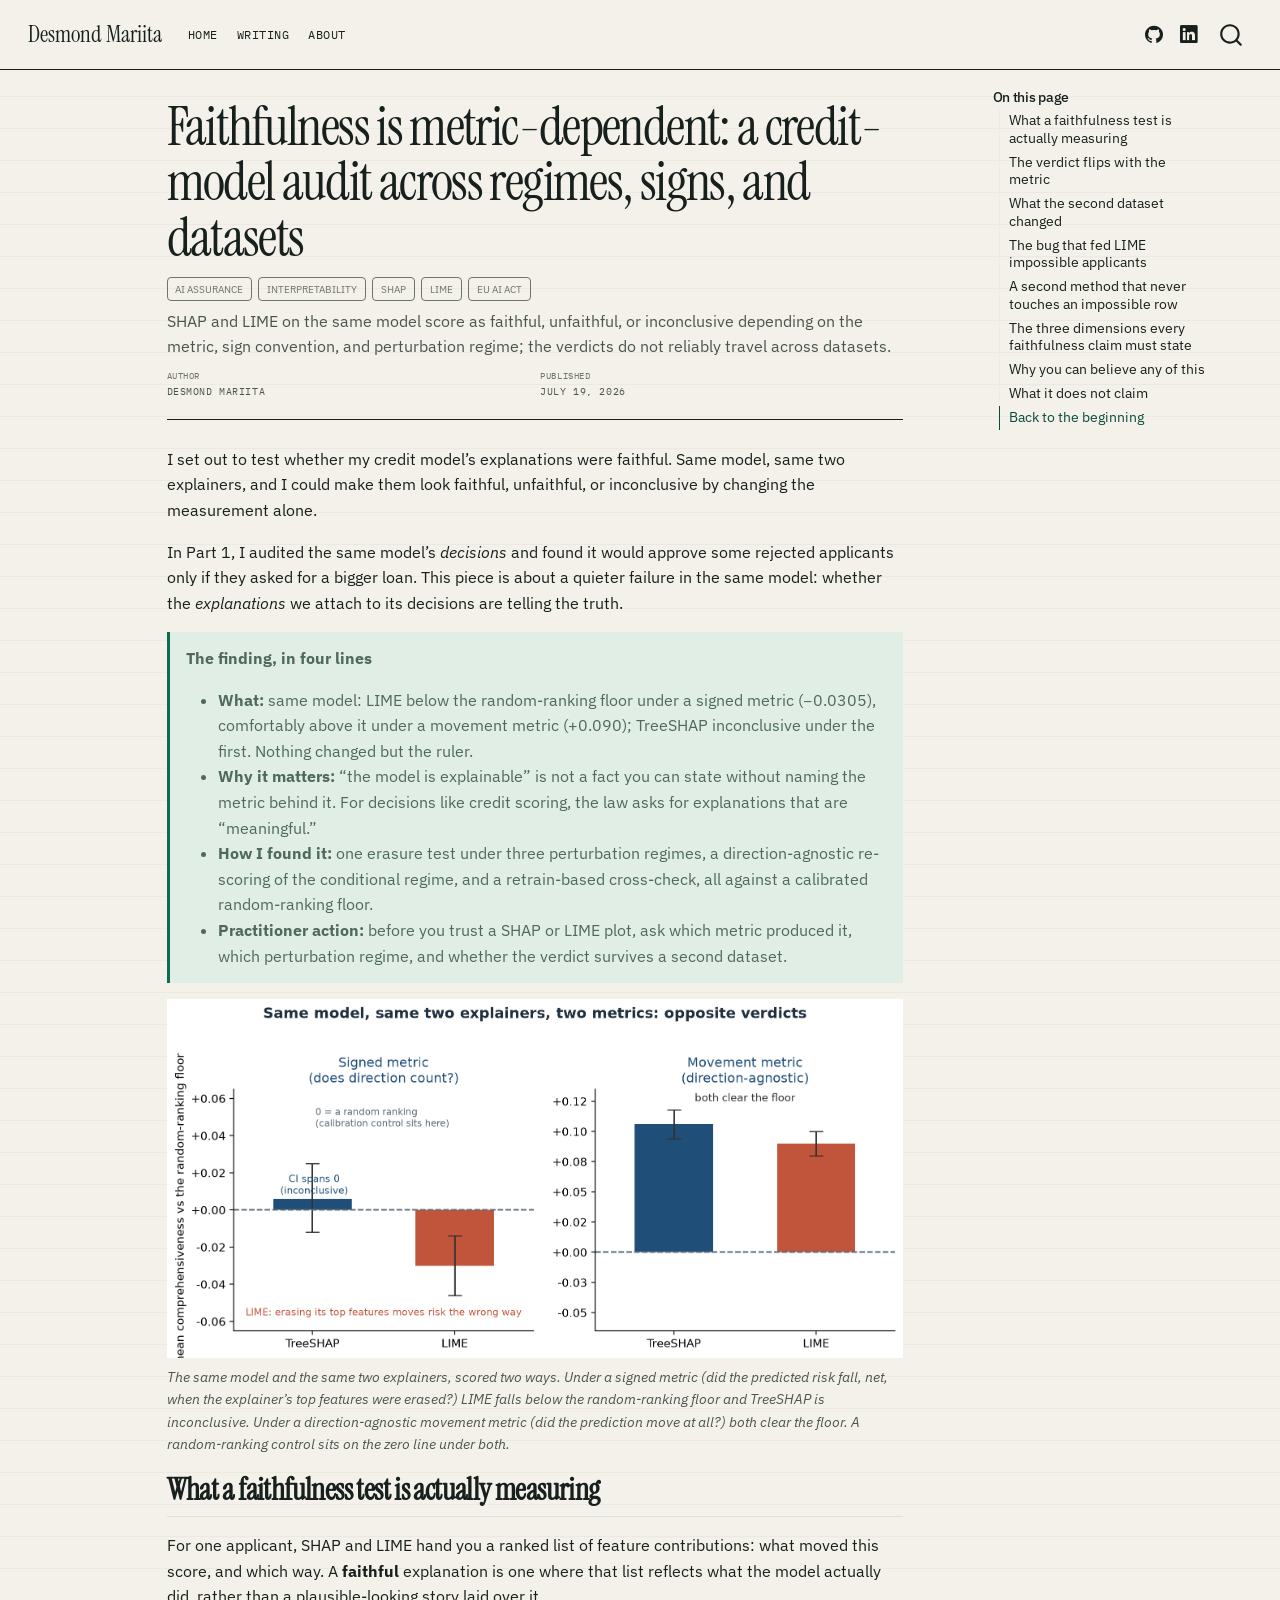
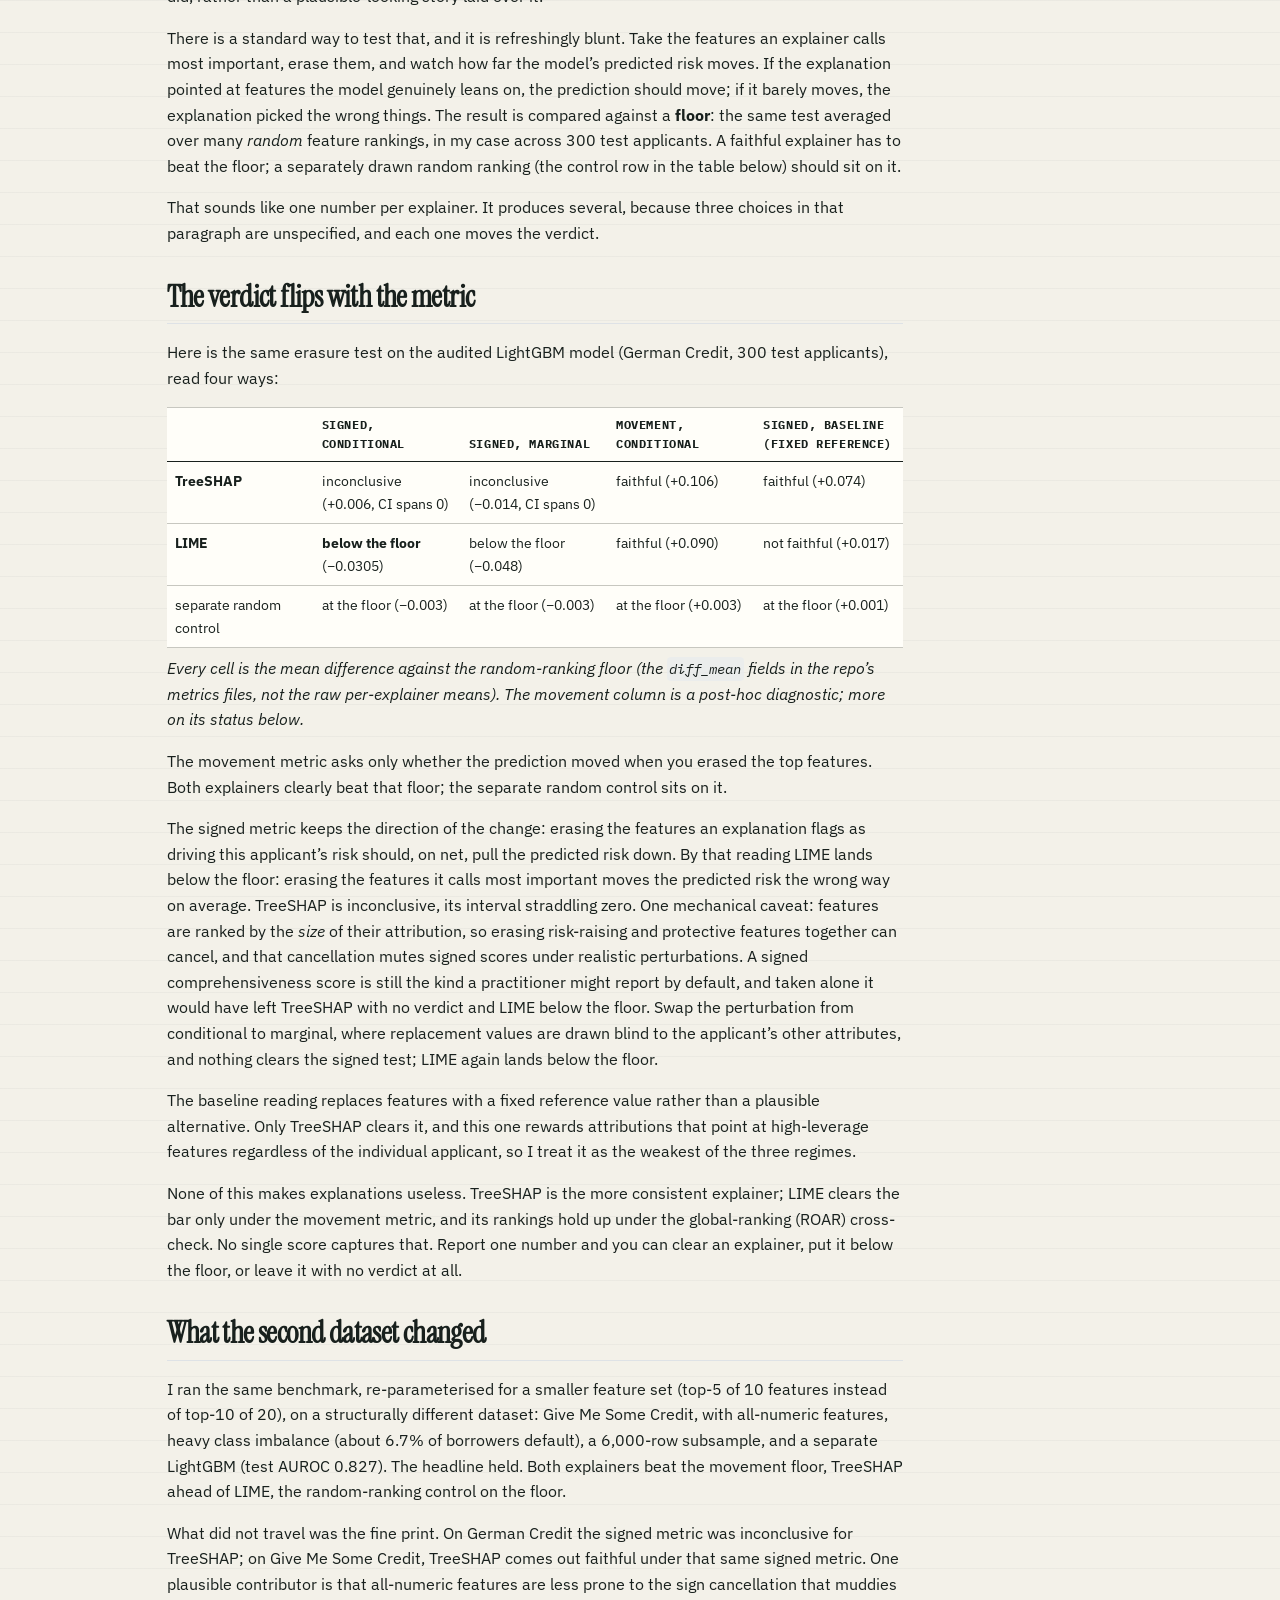
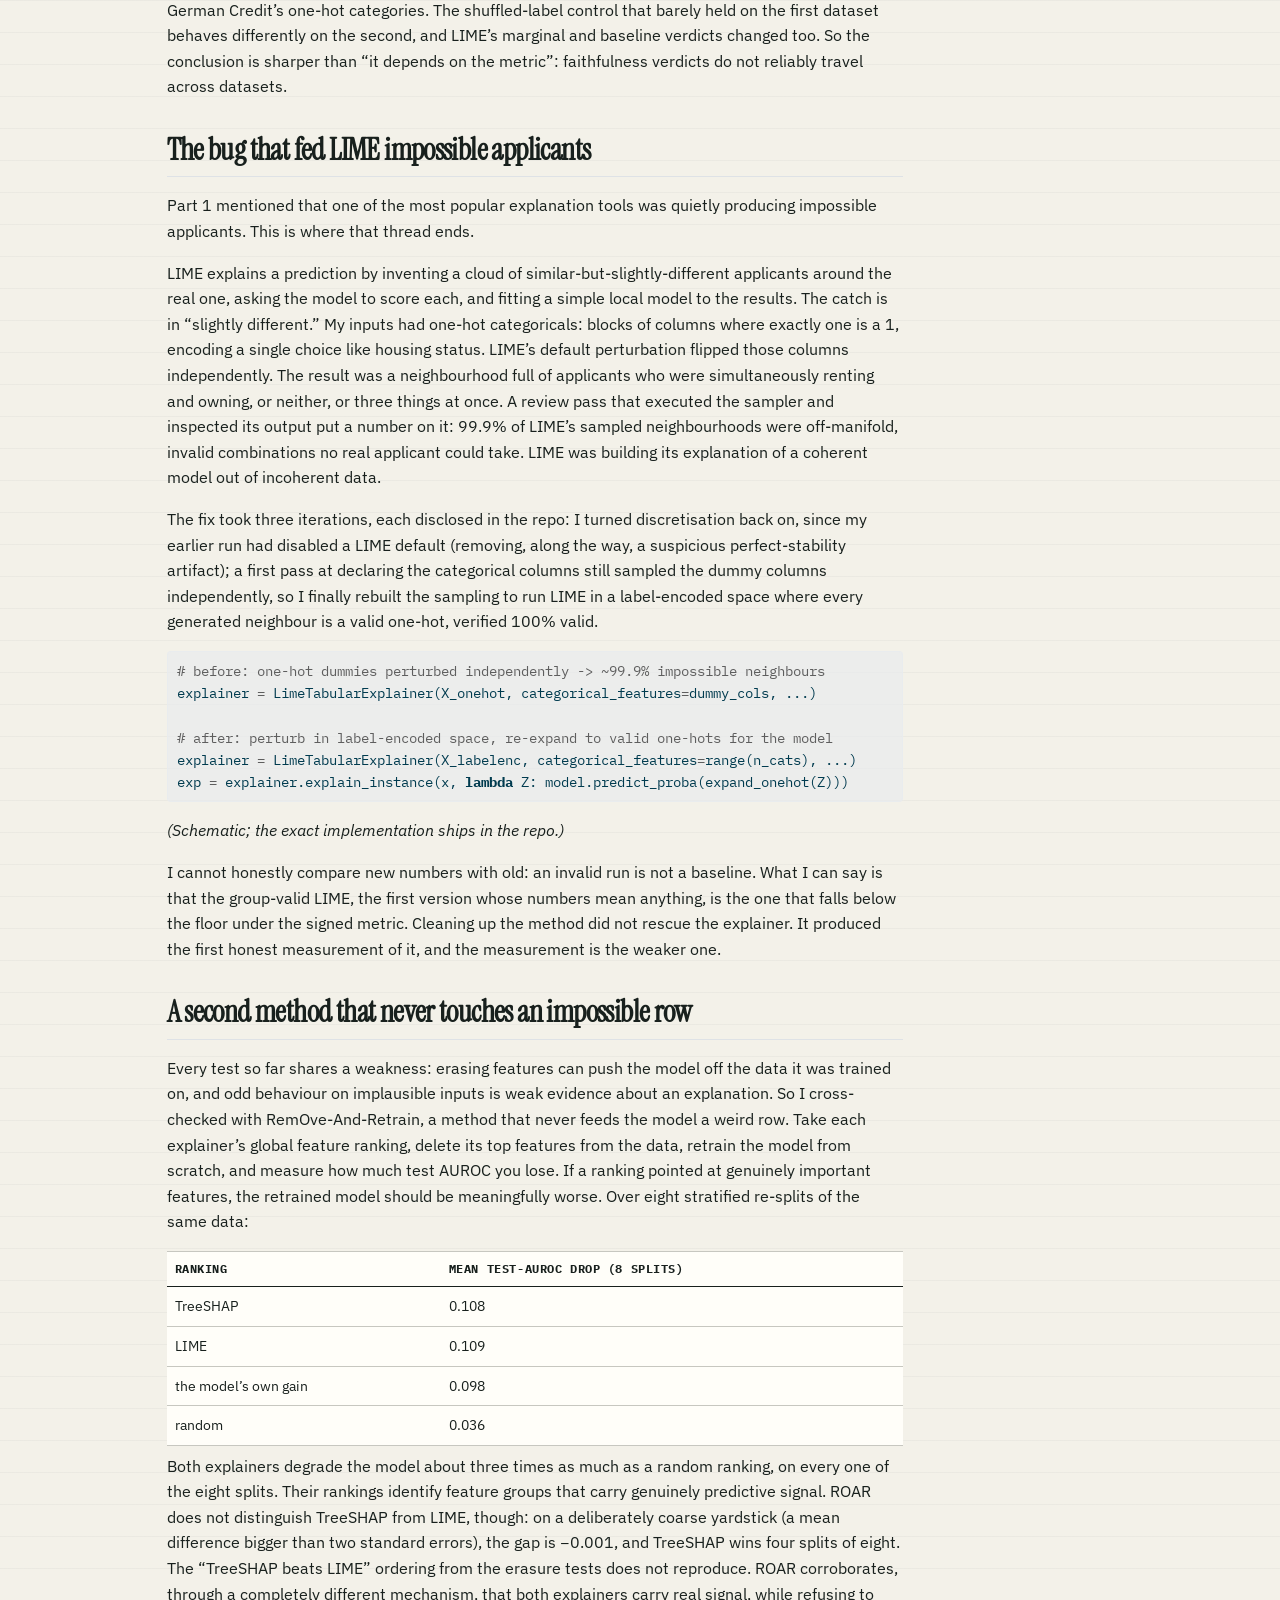
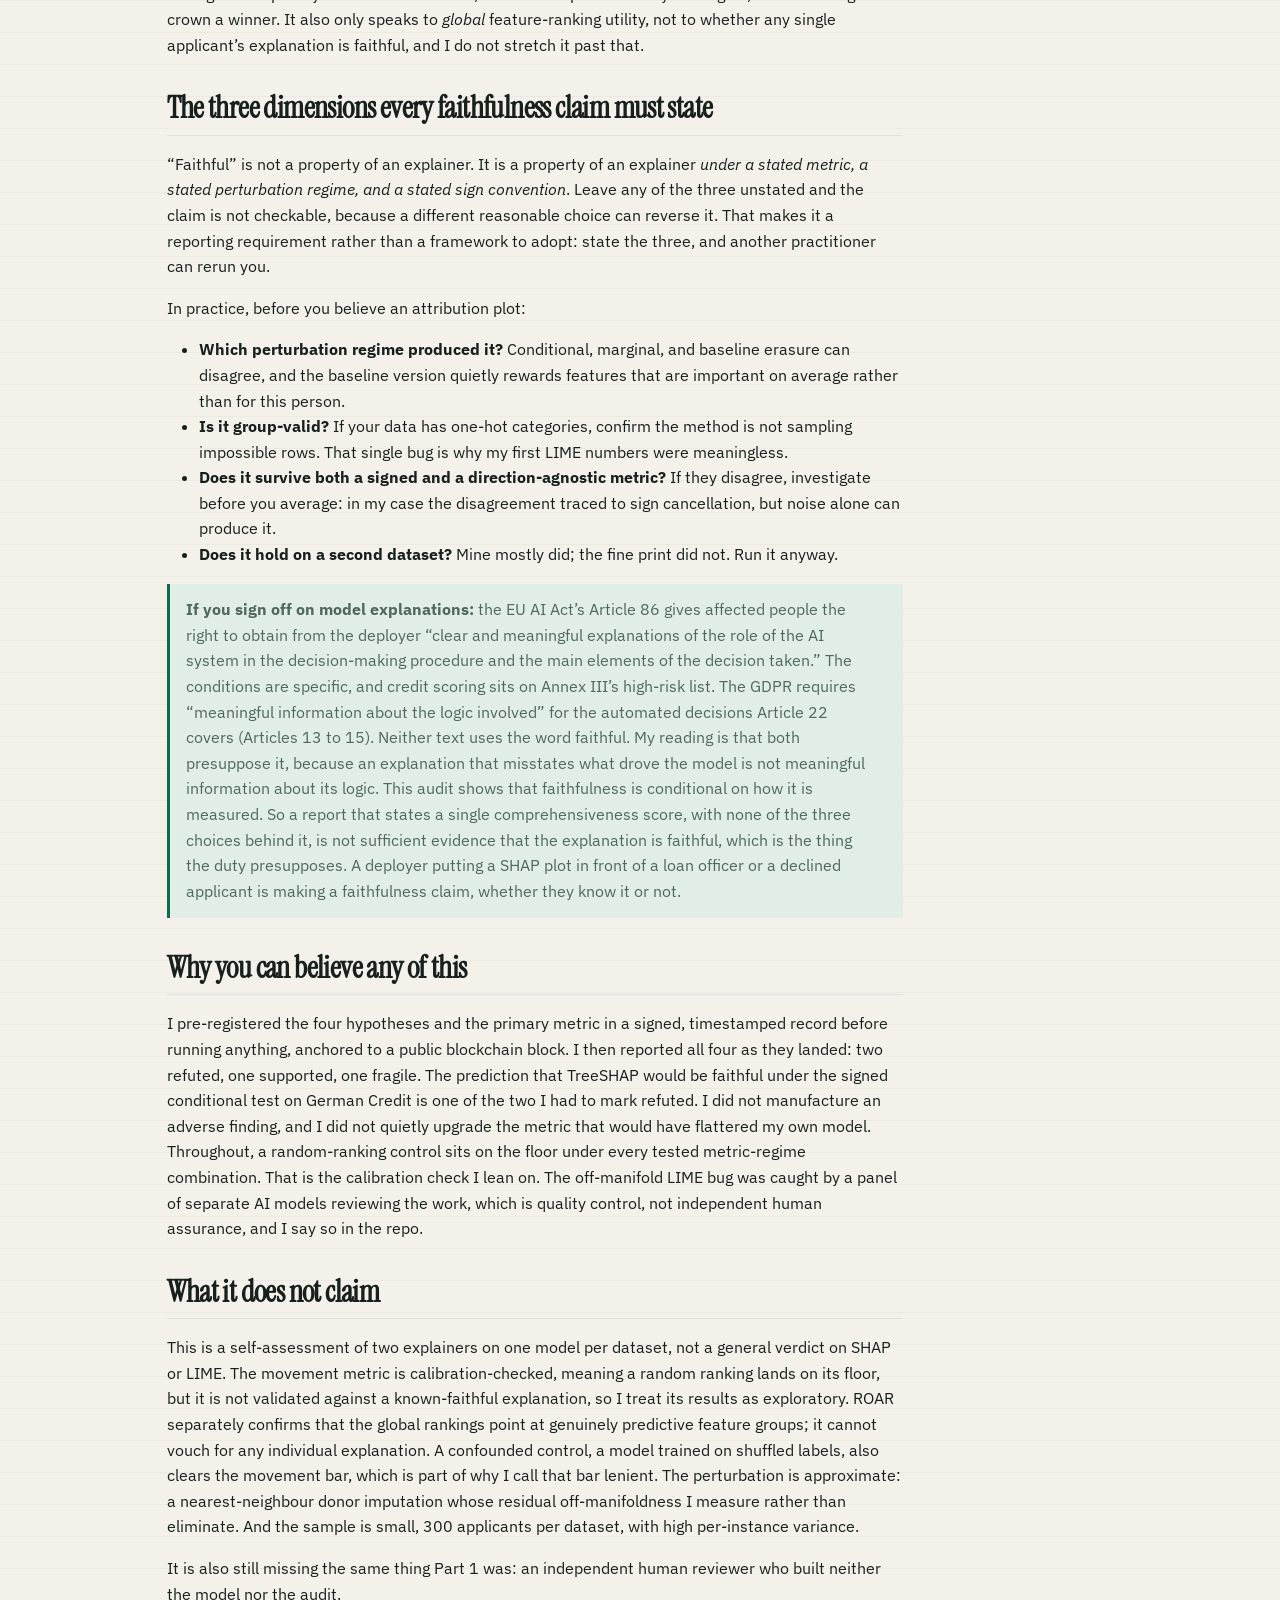
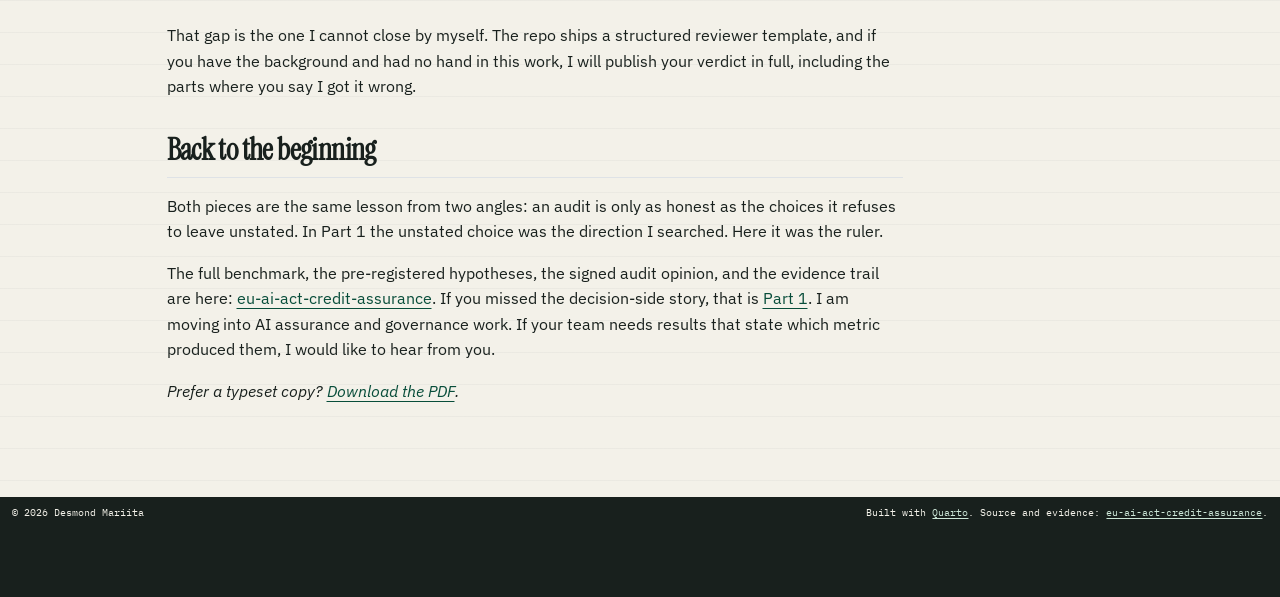
<file: writing/faithfulness/index.html>
<!DOCTYPE html>
<html xmlns="http://www.w3.org/1999/xhtml" lang="en" xml:lang="en"><head>

<meta charset="utf-8">
<meta name="generator" content="quarto-1.9.38">

<meta name="viewport" content="width=device-width, initial-scale=1.0, user-scalable=yes">

<meta name="author" content="Desmond Mariita">
<meta name="dcterms.date" content="2026-07-19">
<meta name="description" content="SHAP and LIME on the same model score as faithful, unfaithful, or inconclusive depending on the metric, sign convention, and perturbation regime; the verdicts do not reliably travel across datasets.">

<title>Faithfulness is metric-dependent: a credit-model audit across regimes, signs, and datasets – Desmond Mariita</title>
<style>
/* Default styles provided by pandoc.
** See https://pandoc.org/MANUAL.html#variables-for-html for config info.
*/
code{white-space: pre-wrap;}
span.smallcaps{font-variant: small-caps;}
div.columns{display: flex; gap: min(4vw, 1.5em);}
div.column{flex: auto; overflow-x: auto;}
div.hanging-indent{margin-left: 1.5em; text-indent: -1.5em;}
ul.task-list{list-style: none;}
ul.task-list li input[type="checkbox"] {
  width: 0.8em;
  margin: 0 0.8em 0.2em -1em; /* quarto-specific, see https://github.com/quarto-dev/quarto-cli/issues/4556 */ 
  vertical-align: middle;
}
/* CSS for syntax highlighting */
html { -webkit-text-size-adjust: 100%; }
pre > code.sourceCode { white-space: pre; position: relative; }
pre > code.sourceCode > span { display: inline-block; line-height: 1.25; }
pre > code.sourceCode > span:empty { height: 1.2em; }
.sourceCode { overflow: visible; }
code.sourceCode > span { color: inherit; text-decoration: inherit; }
div.sourceCode { margin: 1em 0; }
pre.sourceCode { margin: 0; }
@media screen {
div.sourceCode { overflow: auto; }
}
@media print {
pre > code.sourceCode { white-space: pre-wrap; }
pre > code.sourceCode > span { text-indent: -5em; padding-left: 5em; }
}
pre.numberSource code
  { counter-reset: source-line 0; }
pre.numberSource code > span
  { position: relative; left: -4em; counter-increment: source-line; }
pre.numberSource code > span > a:first-child::before
  { content: counter(source-line);
    position: relative; left: -1em; text-align: right; vertical-align: baseline;
    border: none; display: inline-block;
    -webkit-touch-callout: none; -webkit-user-select: none;
    -khtml-user-select: none; -moz-user-select: none;
    -ms-user-select: none; user-select: none;
    padding: 0 4px; width: 4em;
  }
pre.numberSource { margin-left: 3em;  padding-left: 4px; }
div.sourceCode
  {   }
@media screen {
pre > code.sourceCode > span > a:first-child::before { text-decoration: underline; }
}
</style>


<script src="../../site_libs/quarto-nav/quarto-nav.js"></script>
<script src="../../site_libs/quarto-nav/headroom.min.js"></script>
<script src="../../site_libs/clipboard/clipboard.min.js"></script>
<script src="../../site_libs/quarto-search/autocomplete.umd.js"></script>
<script src="../../site_libs/quarto-search/fuse.min.js"></script>
<script src="../../site_libs/quarto-search/quarto-search.js"></script>
<meta name="quarto:offset" content="../../">
<script src="../../site_libs/quarto-html/quarto.js" type="module"></script>
<script src="../../site_libs/quarto-html/tabsets/tabsets.js" type="module"></script>
<script src="../../site_libs/quarto-html/popper.min.js"></script>
<script src="../../site_libs/quarto-html/tippy.umd.min.js"></script>
<script src="../../site_libs/quarto-html/anchor.min.js"></script>
<link href="../../site_libs/quarto-html/tippy.css" rel="stylesheet">
<link href="../../site_libs/quarto-html/quarto-syntax-highlighting-e0c369747a7c63d92e3a00793c14f2c1.css" rel="stylesheet" id="quarto-text-highlighting-styles">
<script src="../../site_libs/bootstrap/bootstrap.min.js"></script>
<link href="../../site_libs/bootstrap/bootstrap-icons.css" rel="stylesheet">
<link href="../../site_libs/bootstrap/bootstrap-69ae56c207022f444d1fd83f4ec94133.min.css" rel="stylesheet" append-hash="true" id="quarto-bootstrap" data-mode="light">
<script id="quarto-search-options" type="application/json">{
  "location": "navbar",
  "copy-button": false,
  "collapse-after": 3,
  "panel-placement": "end",
  "type": "overlay",
  "limit": 50,
  "keyboard-shortcut": [
    "f",
    "/",
    "s"
  ],
  "show-item-context": false,
  "language": {
    "search-no-results-text": "No results",
    "search-matching-documents-text": "matching documents",
    "search-copy-link-title": "Copy link to search",
    "search-hide-matches-text": "Hide additional matches",
    "search-more-match-text": "more match in this document",
    "search-more-matches-text": "more matches in this document",
    "search-clear-button-title": "Clear",
    "search-text-placeholder": "",
    "search-detached-cancel-button-title": "Cancel",
    "search-submit-button-title": "Submit",
    "search-label": "Search"
  }
}</script>
<style>html{ scroll-behavior: smooth; }</style>


<meta property="og:title" content="Faithfulness is metric-dependent: a credit-model audit across regimes, signs, and datasets – Desmond Mariita">
<meta property="og:description" content="SHAP and LIME on the same model score as faithful, unfaithful, or inconclusive depending on the metric, sign convention, and perturbation regime; the verdicts do not reliably travel across datasets.">
<meta property="og:image" content="https://desmond-mariita.github.io/writing/faithfulness/figures/faithfulness-metric-dependence.png">
<meta property="og:site_name" content="Desmond Mariita">
<meta property="og:image:height" content="884">
<meta property="og:image:width" content="1813">
<meta name="twitter:title" content="Faithfulness is metric-dependent: a credit-model audit across regimes, signs, and datasets – Desmond Mariita">
<meta name="twitter:description" content="SHAP and LIME on the same model score as faithful, unfaithful, or inconclusive depending on the metric, sign convention, and perturbation regime; the verdicts do not reliably travel across datasets.">
<meta name="twitter:image" content="https://desmond-mariita.github.io/writing/faithfulness/figures/faithfulness-metric-dependence.png">
<meta name="twitter:image-height" content="884">
<meta name="twitter:image-width" content="1813">
<meta name="twitter:card" content="summary_large_image">
</head>

<body class="nav-fixed quarto-light">

<div id="quarto-search-results"></div>
  <header id="quarto-header" class="headroom fixed-top">
    <nav class="navbar navbar-expand-lg " data-bs-theme="dark">
      <div class="navbar-container container-fluid">
      <div class="navbar-brand-container mx-auto">
    <a class="navbar-brand" href="../../index.html">
    <span class="navbar-title">Desmond Mariita</span>
    </a>
  </div>
            <div id="quarto-search" class="" title="Search"></div>
          <button class="navbar-toggler" type="button" data-bs-toggle="collapse" data-bs-target="#navbarCollapse" aria-controls="navbarCollapse" role="menu" aria-expanded="false" aria-label="Toggle navigation" onclick="if (window.quartoToggleHeadroom) { window.quartoToggleHeadroom(); }">
  <span class="navbar-toggler-icon"></span>
</button>
          <div class="collapse navbar-collapse" id="navbarCollapse">
            <ul class="navbar-nav navbar-nav-scroll me-auto">
  <li class="nav-item">
    <a class="nav-link" href="../../index.html"> 
<span class="menu-text">Home</span></a>
  </li>  
  <li class="nav-item">
    <a class="nav-link" href="../../writing/index.html"> 
<span class="menu-text">Writing</span></a>
  </li>  
  <li class="nav-item">
    <a class="nav-link" href="../../about.html"> 
<span class="menu-text">About</span></a>
  </li>  
</ul>
            <ul class="navbar-nav navbar-nav-scroll ms-auto">
  <li class="nav-item compact">
    <a class="nav-link" href="https://github.com/Desmond-Mariita"> <i class="bi bi-github" role="img" aria-label="GitHub">
</i> 
<span class="menu-text"></span></a>
  </li>  
  <li class="nav-item compact">
    <a class="nav-link" href="https://www.linkedin.com/in/desmond-mariita"> <i class="bi bi-linkedin" role="img" aria-label="LinkedIn">
</i> 
<span class="menu-text"></span></a>
  </li>  
</ul>
          </div> <!-- /navcollapse -->
            <div class="quarto-navbar-tools">
</div>
      </div> <!-- /container-fluid -->
    </nav>
</header>
<!-- content -->
<div id="quarto-content" class="quarto-container page-columns page-rows-contents page-layout-article page-navbar">
<!-- sidebar -->
<!-- margin-sidebar -->
    <div id="quarto-margin-sidebar" class="sidebar margin-sidebar">
        <nav id="TOC" role="doc-toc" class="toc-active">
    <h2 id="toc-title">On this page</h2>
   
  <ul class="collapse">
  <li><a href="#what-a-faithfulness-test-is-actually-measuring" id="toc-what-a-faithfulness-test-is-actually-measuring" class="nav-link active" data-scroll-target="#what-a-faithfulness-test-is-actually-measuring">What a faithfulness test is actually measuring</a></li>
  <li><a href="#the-verdict-flips-with-the-metric" id="toc-the-verdict-flips-with-the-metric" class="nav-link" data-scroll-target="#the-verdict-flips-with-the-metric">The verdict flips with the metric</a></li>
  <li><a href="#what-the-second-dataset-changed" id="toc-what-the-second-dataset-changed" class="nav-link" data-scroll-target="#what-the-second-dataset-changed">What the second dataset changed</a></li>
  <li><a href="#the-bug-that-fed-lime-impossible-applicants" id="toc-the-bug-that-fed-lime-impossible-applicants" class="nav-link" data-scroll-target="#the-bug-that-fed-lime-impossible-applicants">The bug that fed LIME impossible applicants</a></li>
  <li><a href="#a-second-method-that-never-touches-an-impossible-row" id="toc-a-second-method-that-never-touches-an-impossible-row" class="nav-link" data-scroll-target="#a-second-method-that-never-touches-an-impossible-row">A second method that never touches an impossible row</a></li>
  <li><a href="#the-three-dimensions-every-faithfulness-claim-must-state" id="toc-the-three-dimensions-every-faithfulness-claim-must-state" class="nav-link" data-scroll-target="#the-three-dimensions-every-faithfulness-claim-must-state">The three dimensions every faithfulness claim must state</a></li>
  <li><a href="#why-you-can-believe-any-of-this" id="toc-why-you-can-believe-any-of-this" class="nav-link" data-scroll-target="#why-you-can-believe-any-of-this">Why you can believe any of this</a></li>
  <li><a href="#what-it-does-not-claim" id="toc-what-it-does-not-claim" class="nav-link" data-scroll-target="#what-it-does-not-claim">What it does not claim</a></li>
  <li><a href="#back-to-the-beginning" id="toc-back-to-the-beginning" class="nav-link" data-scroll-target="#back-to-the-beginning">Back to the beginning</a></li>
  </ul>
</nav>
    </div>
<!-- main -->
<main class="content" id="quarto-document-content">

<header id="title-block-header" class="quarto-title-block default">
<div class="quarto-title">
<h1 class="title">Faithfulness is metric-dependent: a credit-model audit across regimes, signs, and datasets</h1>
  <div class="quarto-categories">
    <div class="quarto-category">AI assurance</div>
    <div class="quarto-category">interpretability</div>
    <div class="quarto-category">SHAP</div>
    <div class="quarto-category">LIME</div>
    <div class="quarto-category">EU AI Act</div>
  </div>
  </div>

<div>
  <div class="description">
    SHAP and LIME on the same model score as faithful, unfaithful, or inconclusive depending on the metric, sign convention, and perturbation regime; the verdicts do not reliably travel across datasets.
  </div>
</div>


<div class="quarto-title-meta">

    <div>
    <div class="quarto-title-meta-heading">Author</div>
    <div class="quarto-title-meta-contents">
             <p>Desmond Mariita </p>
          </div>
  </div>
    
    <div>
    <div class="quarto-title-meta-heading">Published</div>
    <div class="quarto-title-meta-contents">
      <p class="date">July 19, 2026</p>
    </div>
  </div>
  
    
  </div>
  


</header>


<p>I set out to test whether my credit model’s explanations were faithful. Same model, same two explainers, and I could make them look faithful, unfaithful, or inconclusive by changing the measurement alone.</p>
<p>In Part 1, I audited the same model’s <em>decisions</em> and found it would approve some rejected applicants only if they asked for a bigger loan. This piece is about a quieter failure in the same model: whether the <em>explanations</em> we attach to its decisions are telling the truth.</p>
<blockquote class="blockquote">
<p><strong>The finding, in four lines</strong></p>
<ul>
<li><strong>What:</strong> same model: LIME below the random-ranking floor under a signed metric (−0.0305), comfortably above it under a movement metric (+0.090); TreeSHAP inconclusive under the first. Nothing changed but the ruler.</li>
<li><strong>Why it matters:</strong> “the model is explainable” is not a fact you can state without naming the metric behind it. For decisions like credit scoring, the law asks for explanations that are “meaningful.”</li>
<li><strong>How I found it:</strong> one erasure test under three perturbation regimes, a direction-agnostic re-scoring of the conditional regime, and a retrain-based cross-check, all against a calibrated random-ranking floor.</li>
<li><strong>Practitioner action:</strong> before you trust a SHAP or LIME plot, ask which metric produced it, which perturbation regime, and whether the verdict survives a second dataset.</li>
</ul>
</blockquote>
<div class="quarto-figure quarto-figure-center">
<figure class="figure">
<p><img src="figures/faithfulness-metric-dependence.png" class="img-fluid figure-img"></p>
<figcaption>The same model and the same two explainers, scored two ways. Under a signed metric (did the predicted risk fall, net, when the explainer’s top features were erased?) LIME falls below the random-ranking floor and TreeSHAP is inconclusive. Under a direction-agnostic movement metric (did the prediction move at all?) both clear the floor. A random-ranking control sits on the zero line under both.</figcaption>
</figure>
</div>
<section id="what-a-faithfulness-test-is-actually-measuring" class="level2">
<h2 class="anchored" data-anchor-id="what-a-faithfulness-test-is-actually-measuring">What a faithfulness test is actually measuring</h2>
<p>For one applicant, SHAP and LIME hand you a ranked list of feature contributions: what moved this score, and which way. A <strong>faithful</strong> explanation is one where that list reflects what the model actually did, rather than a plausible-looking story laid over it.</p>
<p>There is a standard way to test that, and it is refreshingly blunt. Take the features an explainer calls most important, erase them, and watch how far the model’s predicted risk moves. If the explanation pointed at features the model genuinely leans on, the prediction should move; if it barely moves, the explanation picked the wrong things. The result is compared against a <strong>floor</strong>: the same test averaged over many <em>random</em> feature rankings, in my case across 300 test applicants. A faithful explainer has to beat the floor; a separately drawn random ranking (the control row in the table below) should sit on it.</p>
<p>That sounds like one number per explainer. It produces several, because three choices in that paragraph are unspecified, and each one moves the verdict.</p>
</section>
<section id="the-verdict-flips-with-the-metric" class="level2">
<h2 class="anchored" data-anchor-id="the-verdict-flips-with-the-metric">The verdict flips with the metric</h2>
<p>Here is the same erasure test on the audited LightGBM model (German Credit, 300 test applicants), read four ways:</p>
<table class="caption-top table">
<colgroup>
<col style="width: 20%">
<col style="width: 20%">
<col style="width: 20%">
<col style="width: 20%">
<col style="width: 20%">
</colgroup>
<thead>
<tr class="header">
<th></th>
<th>Signed, conditional</th>
<th>Signed, marginal</th>
<th>Movement, conditional</th>
<th>Signed, baseline (fixed reference)</th>
</tr>
</thead>
<tbody>
<tr class="odd">
<td><strong>TreeSHAP</strong></td>
<td>inconclusive (+0.006, CI spans 0)</td>
<td>inconclusive (−0.014, CI spans 0)</td>
<td>faithful (+0.106)</td>
<td>faithful (+0.074)</td>
</tr>
<tr class="even">
<td><strong>LIME</strong></td>
<td><strong>below the floor</strong> (−0.0305)</td>
<td>below the floor (−0.048)</td>
<td>faithful (+0.090)</td>
<td>not faithful (+0.017)</td>
</tr>
<tr class="odd">
<td>separate random control</td>
<td>at the floor (−0.003)</td>
<td>at the floor (−0.003)</td>
<td>at the floor (+0.003)</td>
<td>at the floor (+0.001)</td>
</tr>
</tbody>
</table>
<p><em>Every cell is the mean difference against the random-ranking floor (the <code>diff_mean</code> fields in the repo’s metrics files, not the raw per-explainer means). The movement column is a post-hoc diagnostic; more on its status below.</em></p>
<p>The movement metric asks only whether the prediction moved when you erased the top features. Both explainers clearly beat that floor; the separate random control sits on it.</p>
<p>The signed metric keeps the direction of the change: erasing the features an explanation flags as driving this applicant’s risk should, on net, pull the predicted risk down. By that reading LIME lands below the floor: erasing the features it calls most important moves the predicted risk the wrong way on average. TreeSHAP is inconclusive, its interval straddling zero. One mechanical caveat: features are ranked by the <em>size</em> of their attribution, so erasing risk-raising and protective features together can cancel, and that cancellation mutes signed scores under realistic perturbations. A signed comprehensiveness score is still the kind a practitioner might report by default, and taken alone it would have left TreeSHAP with no verdict and LIME below the floor. Swap the perturbation from conditional to marginal, where replacement values are drawn blind to the applicant’s other attributes, and nothing clears the signed test; LIME again lands below the floor.</p>
<p>The baseline reading replaces features with a fixed reference value rather than a plausible alternative. Only TreeSHAP clears it, and this one rewards attributions that point at high-leverage features regardless of the individual applicant, so I treat it as the weakest of the three regimes.</p>
<p>None of this makes explanations useless. TreeSHAP is the more consistent explainer; LIME clears the bar only under the movement metric, and its rankings hold up under the global-ranking (ROAR) cross-check. No single score captures that. Report one number and you can clear an explainer, put it below the floor, or leave it with no verdict at all.</p>
</section>
<section id="what-the-second-dataset-changed" class="level2">
<h2 class="anchored" data-anchor-id="what-the-second-dataset-changed">What the second dataset changed</h2>
<p>I ran the same benchmark, re-parameterised for a smaller feature set (top-5 of 10 features instead of top-10 of 20), on a structurally different dataset: Give Me Some Credit, with all-numeric features, heavy class imbalance (about 6.7% of borrowers default), a 6,000-row subsample, and a separate LightGBM (test AUROC 0.827). The headline held. Both explainers beat the movement floor, TreeSHAP ahead of LIME, the random-ranking control on the floor.</p>
<p>What did not travel was the fine print. On German Credit the signed metric was inconclusive for TreeSHAP; on Give Me Some Credit, TreeSHAP comes out faithful under that same signed metric. One plausible contributor is that all-numeric features are less prone to the sign cancellation that muddies German Credit’s one-hot categories. The shuffled-label control that barely held on the first dataset behaves differently on the second, and LIME’s marginal and baseline verdicts changed too. So the conclusion is sharper than “it depends on the metric”: faithfulness verdicts do not reliably travel across datasets.</p>
</section>
<section id="the-bug-that-fed-lime-impossible-applicants" class="level2">
<h2 class="anchored" data-anchor-id="the-bug-that-fed-lime-impossible-applicants">The bug that fed LIME impossible applicants</h2>
<p>Part 1 mentioned that one of the most popular explanation tools was quietly producing impossible applicants. This is where that thread ends.</p>
<p>LIME explains a prediction by inventing a cloud of similar-but-slightly-different applicants around the real one, asking the model to score each, and fitting a simple local model to the results. The catch is in “slightly different.” My inputs had one-hot categoricals: blocks of columns where exactly one is a 1, encoding a single choice like housing status. LIME’s default perturbation flipped those columns independently. The result was a neighbourhood full of applicants who were simultaneously renting and owning, or neither, or three things at once. A review pass that executed the sampler and inspected its output put a number on it: 99.9% of LIME’s sampled neighbourhoods were off-manifold, invalid combinations no real applicant could take. LIME was building its explanation of a coherent model out of incoherent data.</p>
<p>The fix took three iterations, each disclosed in the repo: I turned discretisation back on, since my earlier run had disabled a LIME default (removing, along the way, a suspicious perfect-stability artifact); a first pass at declaring the categorical columns still sampled the dummy columns independently, so I finally rebuilt the sampling to run LIME in a label-encoded space where every generated neighbour is a valid one-hot, verified 100% valid.</p>
<div class="code-copy-outer-scaffold"><div class="sourceCode" id="cb1"><pre class="sourceCode python code-with-copy"><code class="sourceCode python"><span id="cb1-1"><a href="#cb1-1" aria-hidden="true" tabindex="-1"></a><span class="co"># before: one-hot dummies perturbed independently -&gt; ~99.9% impossible neighbours</span></span>
<span id="cb1-2"><a href="#cb1-2" aria-hidden="true" tabindex="-1"></a>explainer <span class="op">=</span> LimeTabularExplainer(X_onehot, categorical_features<span class="op">=</span>dummy_cols, ...)</span>
<span id="cb1-3"><a href="#cb1-3" aria-hidden="true" tabindex="-1"></a></span>
<span id="cb1-4"><a href="#cb1-4" aria-hidden="true" tabindex="-1"></a><span class="co"># after: perturb in label-encoded space, re-expand to valid one-hots for the model</span></span>
<span id="cb1-5"><a href="#cb1-5" aria-hidden="true" tabindex="-1"></a>explainer <span class="op">=</span> LimeTabularExplainer(X_labelenc, categorical_features<span class="op">=</span><span class="bu">range</span>(n_cats), ...)</span>
<span id="cb1-6"><a href="#cb1-6" aria-hidden="true" tabindex="-1"></a>exp <span class="op">=</span> explainer.explain_instance(x, <span class="kw">lambda</span> Z: model.predict_proba(expand_onehot(Z)))</span></code></pre></div><button title="Copy to Clipboard" class="code-copy-button"><i class="bi"></i></button></div>
<p><em>(Schematic; the exact implementation ships in the repo.)</em></p>
<p>I cannot honestly compare new numbers with old: an invalid run is not a baseline. What I can say is that the group-valid LIME, the first version whose numbers mean anything, is the one that falls below the floor under the signed metric. Cleaning up the method did not rescue the explainer. It produced the first honest measurement of it, and the measurement is the weaker one.</p>
</section>
<section id="a-second-method-that-never-touches-an-impossible-row" class="level2">
<h2 class="anchored" data-anchor-id="a-second-method-that-never-touches-an-impossible-row">A second method that never touches an impossible row</h2>
<p>Every test so far shares a weakness: erasing features can push the model off the data it was trained on, and odd behaviour on implausible inputs is weak evidence about an explanation. So I cross-checked with RemOve-And-Retrain, a method that never feeds the model a weird row. Take each explainer’s global feature ranking, delete its top features from the data, retrain the model from scratch, and measure how much test AUROC you lose. If a ranking pointed at genuinely important features, the retrained model should be meaningfully worse. Over eight stratified re-splits of the same data:</p>
<table class="caption-top table">
<thead>
<tr class="header">
<th>Ranking</th>
<th>mean test-AUROC drop (8 splits)</th>
</tr>
</thead>
<tbody>
<tr class="odd">
<td>TreeSHAP</td>
<td>0.108</td>
</tr>
<tr class="even">
<td>LIME</td>
<td>0.109</td>
</tr>
<tr class="odd">
<td>the model’s own gain</td>
<td>0.098</td>
</tr>
<tr class="even">
<td>random</td>
<td>0.036</td>
</tr>
</tbody>
</table>
<p>Both explainers degrade the model about three times as much as a random ranking, on every one of the eight splits. Their rankings identify feature groups that carry genuinely predictive signal. ROAR does not distinguish TreeSHAP from LIME, though: on a deliberately coarse yardstick (a mean difference bigger than two standard errors), the gap is −0.001, and TreeSHAP wins four splits of eight. The “TreeSHAP beats LIME” ordering from the erasure tests does not reproduce. ROAR corroborates, through a completely different mechanism, that both explainers carry real signal, while refusing to crown a winner. It also only speaks to <em>global</em> feature-ranking utility, not to whether any single applicant’s explanation is faithful, and I do not stretch it past that.</p>
</section>
<section id="the-three-dimensions-every-faithfulness-claim-must-state" class="level2">
<h2 class="anchored" data-anchor-id="the-three-dimensions-every-faithfulness-claim-must-state">The three dimensions every faithfulness claim must state</h2>
<p>“Faithful” is not a property of an explainer. It is a property of an explainer <em>under a stated metric, a stated perturbation regime, and a stated sign convention</em>. Leave any of the three unstated and the claim is not checkable, because a different reasonable choice can reverse it. That makes it a reporting requirement rather than a framework to adopt: state the three, and another practitioner can rerun you.</p>
<p>In practice, before you believe an attribution plot:</p>
<ul>
<li><strong>Which perturbation regime produced it?</strong> Conditional, marginal, and baseline erasure can disagree, and the baseline version quietly rewards features that are important on average rather than for this person.</li>
<li><strong>Is it group-valid?</strong> If your data has one-hot categories, confirm the method is not sampling impossible rows. That single bug is why my first LIME numbers were meaningless.</li>
<li><strong>Does it survive both a signed and a direction-agnostic metric?</strong> If they disagree, investigate before you average: in my case the disagreement traced to sign cancellation, but noise alone can produce it.</li>
<li><strong>Does it hold on a second dataset?</strong> Mine mostly did; the fine print did not. Run it anyway.</li>
</ul>
<blockquote class="blockquote">
<p><strong>If you sign off on model explanations:</strong> the EU AI Act’s Article 86 gives affected people the right to obtain from the deployer “clear and meaningful explanations of the role of the AI system in the decision-making procedure and the main elements of the decision taken.” The conditions are specific, and credit scoring sits on Annex III’s high-risk list. The GDPR requires “meaningful information about the logic involved” for the automated decisions Article 22 covers (Articles 13 to 15). Neither text uses the word faithful. My reading is that both presuppose it, because an explanation that misstates what drove the model is not meaningful information about its logic. This audit shows that faithfulness is conditional on how it is measured. So a report that states a single comprehensiveness score, with none of the three choices behind it, is not sufficient evidence that the explanation is faithful, which is the thing the duty presupposes. A deployer putting a SHAP plot in front of a loan officer or a declined applicant is making a faithfulness claim, whether they know it or not.</p>
</blockquote>
</section>
<section id="why-you-can-believe-any-of-this" class="level2">
<h2 class="anchored" data-anchor-id="why-you-can-believe-any-of-this">Why you can believe any of this</h2>
<p>I pre-registered the four hypotheses and the primary metric in a signed, timestamped record before running anything, anchored to a public blockchain block. I then reported all four as they landed: two refuted, one supported, one fragile. The prediction that TreeSHAP would be faithful under the signed conditional test on German Credit is one of the two I had to mark refuted. I did not manufacture an adverse finding, and I did not quietly upgrade the metric that would have flattered my own model. Throughout, a random-ranking control sits on the floor under every tested metric-regime combination. That is the calibration check I lean on. The off-manifold LIME bug was caught by a panel of separate AI models reviewing the work, which is quality control, not independent human assurance, and I say so in the repo.</p>
</section>
<section id="what-it-does-not-claim" class="level2">
<h2 class="anchored" data-anchor-id="what-it-does-not-claim">What it does not claim</h2>
<p>This is a self-assessment of two explainers on one model per dataset, not a general verdict on SHAP or LIME. The movement metric is calibration-checked, meaning a random ranking lands on its floor, but it is not validated against a known-faithful explanation, so I treat its results as exploratory. ROAR separately confirms that the global rankings point at genuinely predictive feature groups; it cannot vouch for any individual explanation. A confounded control, a model trained on shuffled labels, also clears the movement bar, which is part of why I call that bar lenient. The perturbation is approximate: a nearest-neighbour donor imputation whose residual off-manifoldness I measure rather than eliminate. And the sample is small, 300 applicants per dataset, with high per-instance variance.</p>
<p>It is also still missing the same thing Part 1 was: an independent human reviewer who built neither the model nor the audit.</p>
<p>That gap is the one I cannot close by myself. The repo ships a structured reviewer template, and if you have the background and had no hand in this work, I will publish your verdict in full, including the parts where you say I got it wrong.</p>
</section>
<section id="back-to-the-beginning" class="level2">
<h2 class="anchored" data-anchor-id="back-to-the-beginning">Back to the beginning</h2>
<p>Both pieces are the same lesson from two angles: an audit is only as honest as the choices it refuses to leave unstated. In Part 1 the unstated choice was the direction I searched. Here it was the ruler.</p>
<p>The full benchmark, the pre-registered hypotheses, the signed audit opinion, and the evidence trail are here: <a href="https://github.com/Desmond-Mariita/eu-ai-act-credit-assurance">eu-ai-act-credit-assurance</a>. If you missed the decision-side story, that is <a href="../../writing/borrow-more/index.html">Part 1</a>. I am moving into AI assurance and governance work. If your team needs results that state which metric produced them, I would like to hear from you.</p>
<p><em>Prefer a typeset copy? <a href="article-part2-faithfulness.pdf">Download the PDF</a>.</em></p>


</section>

</main> <!-- /main -->
<script id="quarto-html-after-body" type="application/javascript">
  window.document.addEventListener("DOMContentLoaded", function (event) {
    const icon = "";
    const anchorJS = new window.AnchorJS();
    anchorJS.options = {
      placement: 'right',
      icon: icon
    };
    anchorJS.add('.anchored');
    const isCodeAnnotation = (el) => {
      for (const clz of el.classList) {
        if (clz.startsWith('code-annotation-')) {                     
          return true;
        }
      }
      return false;
    }
    const onCopySuccess = function(e) {
      // button target
      const button = e.trigger;
      // don't keep focus
      button.blur();
      // flash "checked"
      button.classList.add('code-copy-button-checked');
      var currentTitle = button.getAttribute("title");
      button.setAttribute("title", "Copied!");
      let tooltip;
      if (window.bootstrap) {
        button.setAttribute("data-bs-toggle", "tooltip");
        button.setAttribute("data-bs-placement", "left");
        button.setAttribute("data-bs-title", "Copied!");
        tooltip = new bootstrap.Tooltip(button, 
          { trigger: "manual", 
            customClass: "code-copy-button-tooltip",
            offset: [0, -8]});
        tooltip.show();    
      }
      setTimeout(function() {
        if (tooltip) {
          tooltip.hide();
          button.removeAttribute("data-bs-title");
          button.removeAttribute("data-bs-toggle");
          button.removeAttribute("data-bs-placement");
        }
        button.setAttribute("title", currentTitle);
        button.classList.remove('code-copy-button-checked');
      }, 1000);
      // clear code selection
      e.clearSelection();
    }
    const getTextToCopy = function(trigger) {
      const outerScaffold = trigger.parentElement.cloneNode(true);
      const codeEl = outerScaffold.querySelector('code');
      for (const childEl of codeEl.children) {
        if (isCodeAnnotation(childEl)) {
          childEl.remove();
        }
      }
      return codeEl.innerText;
    }
    const clipboard = new window.ClipboardJS('.code-copy-button:not([data-in-quarto-modal])', {
      text: getTextToCopy
    });
    clipboard.on('success', onCopySuccess);
    if (window.document.getElementById('quarto-embedded-source-code-modal')) {
      const clipboardModal = new window.ClipboardJS('.code-copy-button[data-in-quarto-modal]', {
        text: getTextToCopy,
        container: window.document.getElementById('quarto-embedded-source-code-modal')
      });
      clipboardModal.on('success', onCopySuccess);
    }
      var localhostRegex = new RegExp(/^(?:http|https):\/\/localhost\:?[0-9]*\//);
      var mailtoRegex = new RegExp(/^mailto:/);
        var filterRegex = new RegExp("https:\/\/desmond-mariita\.github\.io");
      var isInternal = (href) => {
          return filterRegex.test(href) || localhostRegex.test(href) || mailtoRegex.test(href);
      }
      // Inspect non-navigation links and adorn them if external
     var links = window.document.querySelectorAll('a[href]:not(.nav-link):not(.navbar-brand):not(.toc-action):not(.sidebar-link):not(.sidebar-item-toggle):not(.pagination-link):not(.no-external):not([aria-hidden]):not(.dropdown-item):not(.quarto-navigation-tool):not(.about-link)');
      for (var i=0; i<links.length; i++) {
        const link = links[i];
        if (!isInternal(link.href)) {
          // undo the damage that might have been done by quarto-nav.js in the case of
          // links that we want to consider external
          if (link.dataset.originalHref !== undefined) {
            link.href = link.dataset.originalHref;
          }
            // target, if specified
            link.setAttribute("target", "_blank");
            if (link.getAttribute("rel") === null) {
              link.setAttribute("rel", "noopener");
            }
        }
      }
    function tippyHover(el, contentFn, onTriggerFn, onUntriggerFn) {
      const config = {
        allowHTML: true,
        maxWidth: 500,
        delay: 100,
        arrow: false,
        appendTo: function(el) {
            return el.parentElement;
        },
        interactive: true,
        interactiveBorder: 10,
        theme: 'quarto',
        placement: 'bottom-start',
      };
      if (contentFn) {
        config.content = contentFn;
      }
      if (onTriggerFn) {
        config.onTrigger = onTriggerFn;
      }
      if (onUntriggerFn) {
        config.onUntrigger = onUntriggerFn;
      }
      window.tippy(el, config); 
    }
    const noterefs = window.document.querySelectorAll('a[role="doc-noteref"]');
    for (var i=0; i<noterefs.length; i++) {
      const ref = noterefs[i];
      tippyHover(ref, function() {
        // use id or data attribute instead here
        let href = ref.getAttribute('data-footnote-href') || ref.getAttribute('href');
        try { href = new URL(href).hash; } catch {}
        const id = href.replace(/^#\/?/, "");
        const note = window.document.getElementById(id);
        if (note) {
          return note.innerHTML;
        } else {
          return "";
        }
      });
    }
    const xrefs = window.document.querySelectorAll('a.quarto-xref');
    const processXRef = (id, note) => {
      // Strip column container classes
      const stripColumnClz = (el) => {
        el.classList.remove("page-full", "page-columns");
        if (el.children) {
          for (const child of el.children) {
            stripColumnClz(child);
          }
        }
      }
      stripColumnClz(note)
      if (id === null || id.startsWith('sec-')) {
        // Special case sections, only their first couple elements
        const container = document.createElement("div");
        if (note.children && note.children.length > 2) {
          container.appendChild(note.children[0].cloneNode(true));
          for (let i = 1; i < note.children.length; i++) {
            const child = note.children[i];
            if (child.tagName === "P" && child.innerText === "") {
              continue;
            } else {
              container.appendChild(child.cloneNode(true));
              break;
            }
          }
          if (window.Quarto?.typesetMath) {
            window.Quarto.typesetMath(container);
          }
          return container.innerHTML
        } else {
          if (window.Quarto?.typesetMath) {
            window.Quarto.typesetMath(note);
          }
          return note.innerHTML;
        }
      } else {
        // Remove any anchor links if they are present
        const anchorLink = note.querySelector('a.anchorjs-link');
        if (anchorLink) {
          anchorLink.remove();
        }
        if (window.Quarto?.typesetMath) {
          window.Quarto.typesetMath(note);
        }
        if (note.classList.contains("callout")) {
          return note.outerHTML;
        } else {
          return note.innerHTML;
        }
      }
    }
    for (var i=0; i<xrefs.length; i++) {
      const xref = xrefs[i];
      tippyHover(xref, undefined, function(instance) {
        instance.disable();
        let url = xref.getAttribute('href');
        let hash = undefined; 
        if (url.startsWith('#')) {
          hash = url;
        } else {
          try { hash = new URL(url).hash; } catch {}
        }
        if (hash) {
          const id = hash.replace(/^#\/?/, "");
          const note = window.document.getElementById(id);
          if (note !== null) {
            try {
              const html = processXRef(id, note.cloneNode(true));
              instance.setContent(html);
            } finally {
              instance.enable();
              instance.show();
            }
          } else {
            // See if we can fetch this
            fetch(url.split('#')[0])
            .then(res => res.text())
            .then(html => {
              const parser = new DOMParser();
              const htmlDoc = parser.parseFromString(html, "text/html");
              const note = htmlDoc.getElementById(id);
              if (note !== null) {
                const html = processXRef(id, note);
                instance.setContent(html);
              } 
            }).finally(() => {
              instance.enable();
              instance.show();
            });
          }
        } else {
          // See if we can fetch a full url (with no hash to target)
          // This is a special case and we should probably do some content thinning / targeting
          fetch(url)
          .then(res => res.text())
          .then(html => {
            const parser = new DOMParser();
            const htmlDoc = parser.parseFromString(html, "text/html");
            const note = htmlDoc.querySelector('main.content');
            if (note !== null) {
              // This should only happen for chapter cross references
              // (since there is no id in the URL)
              // remove the first header
              if (note.children.length > 0 && note.children[0].tagName === "HEADER") {
                note.children[0].remove();
              }
              const html = processXRef(null, note);
              instance.setContent(html);
            } 
          }).finally(() => {
            instance.enable();
            instance.show();
          });
        }
      }, function(instance) {
      });
    }
        let selectedAnnoteEl;
        const selectorForAnnotation = ( cell, annotation) => {
          let cellAttr = 'data-code-cell="' + cell + '"';
          let lineAttr = 'data-code-annotation="' +  annotation + '"';
          const selector = 'span[' + cellAttr + '][' + lineAttr + ']';
          return selector;
        }
        const selectCodeLines = (annoteEl) => {
          const doc = window.document;
          const targetCell = annoteEl.getAttribute("data-target-cell");
          const targetAnnotation = annoteEl.getAttribute("data-target-annotation");
          const annoteSpan = window.document.querySelector(selectorForAnnotation(targetCell, targetAnnotation));
          const lines = annoteSpan.getAttribute("data-code-lines").split(",");
          const lineIds = lines.map((line) => {
            return targetCell + "-" + line;
          })
          let top = null;
          let height = null;
          let parent = null;
          if (lineIds.length > 0) {
              //compute the position of the single el (top and bottom and make a div)
              const el = window.document.getElementById(lineIds[0]);
              top = el.offsetTop;
              height = el.offsetHeight;
              parent = el.parentElement.parentElement;
            if (lineIds.length > 1) {
              const lastEl = window.document.getElementById(lineIds[lineIds.length - 1]);
              const bottom = lastEl.offsetTop + lastEl.offsetHeight;
              height = bottom - top;
            }
            if (top !== null && height !== null && parent !== null) {
              // cook up a div (if necessary) and position it 
              let div = window.document.getElementById("code-annotation-line-highlight");
              if (div === null) {
                div = window.document.createElement("div");
                div.setAttribute("id", "code-annotation-line-highlight");
                div.style.position = 'absolute';
                parent.appendChild(div);
              }
              div.style.top = top - 2 + "px";
              div.style.height = height + 4 + "px";
              div.style.left = 0;
              let gutterDiv = window.document.getElementById("code-annotation-line-highlight-gutter");
              if (gutterDiv === null) {
                gutterDiv = window.document.createElement("div");
                gutterDiv.setAttribute("id", "code-annotation-line-highlight-gutter");
                gutterDiv.style.position = 'absolute';
                const codeCell = window.document.getElementById(targetCell);
                const gutter = codeCell.querySelector('.code-annotation-gutter');
                gutter.appendChild(gutterDiv);
              }
              gutterDiv.style.top = top - 2 + "px";
              gutterDiv.style.height = height + 4 + "px";
            }
            selectedAnnoteEl = annoteEl;
          }
        };
        const unselectCodeLines = () => {
          const elementsIds = ["code-annotation-line-highlight", "code-annotation-line-highlight-gutter"];
          elementsIds.forEach((elId) => {
            const div = window.document.getElementById(elId);
            if (div) {
              div.remove();
            }
          });
          selectedAnnoteEl = undefined;
        };
          // Handle positioning of the toggle
      window.addEventListener(
        "resize",
        throttle(() => {
          elRect = undefined;
          if (selectedAnnoteEl) {
            selectCodeLines(selectedAnnoteEl);
          }
        }, 10)
      );
      function throttle(fn, ms) {
      let throttle = false;
      let timer;
        return (...args) => {
          if(!throttle) { // first call gets through
              fn.apply(this, args);
              throttle = true;
          } else { // all the others get throttled
              if(timer) clearTimeout(timer); // cancel #2
              timer = setTimeout(() => {
                fn.apply(this, args);
                timer = throttle = false;
              }, ms);
          }
        };
      }
        // Attach click handler to the DT
        const annoteDls = window.document.querySelectorAll('dt[data-target-cell]');
        for (const annoteDlNode of annoteDls) {
          annoteDlNode.addEventListener('click', (event) => {
            const clickedEl = event.target;
            if (clickedEl !== selectedAnnoteEl) {
              unselectCodeLines();
              const activeEl = window.document.querySelector('dt[data-target-cell].code-annotation-active');
              if (activeEl) {
                activeEl.classList.remove('code-annotation-active');
              }
              selectCodeLines(clickedEl);
              clickedEl.classList.add('code-annotation-active');
            } else {
              // Unselect the line
              unselectCodeLines();
              clickedEl.classList.remove('code-annotation-active');
            }
          });
        }
    const findCites = (el) => {
      const parentEl = el.parentElement;
      if (parentEl) {
        const cites = parentEl.dataset.cites;
        if (cites) {
          return {
            el,
            cites: cites.split(' ')
          };
        } else {
          return findCites(el.parentElement)
        }
      } else {
        return undefined;
      }
    };
    var bibliorefs = window.document.querySelectorAll('a[role="doc-biblioref"]');
    for (var i=0; i<bibliorefs.length; i++) {
      const ref = bibliorefs[i];
      const citeInfo = findCites(ref);
      if (citeInfo) {
        tippyHover(citeInfo.el, function() {
          var popup = window.document.createElement('div');
          citeInfo.cites.forEach(function(cite) {
            var citeDiv = window.document.createElement('div');
            citeDiv.classList.add('hanging-indent');
            citeDiv.classList.add('csl-entry');
            var biblioDiv = window.document.getElementById('ref-' + cite);
            if (biblioDiv) {
              citeDiv.innerHTML = biblioDiv.innerHTML;
            }
            popup.appendChild(citeDiv);
          });
          return popup.innerHTML;
        });
      }
    }
  });
  </script>
</div> <!-- /content -->
<footer class="footer">
  <div class="nav-footer">
    <div class="nav-footer-left">
<p>© 2026 Desmond Mariita</p>
</div>   
    <div class="nav-footer-center">
      &nbsp;
    </div>
    <div class="nav-footer-right">
<p>Built with <a href="https://quarto.org">Quarto</a>. Source and evidence: <a href="https://github.com/Desmond-Mariita/eu-ai-act-credit-assurance">eu-ai-act-credit-assurance</a>.</p>
</div>
  </div>
</footer>




<script src="../../site_libs/quarto-html/zenscroll-min.js"></script>
</body></html>
</file>
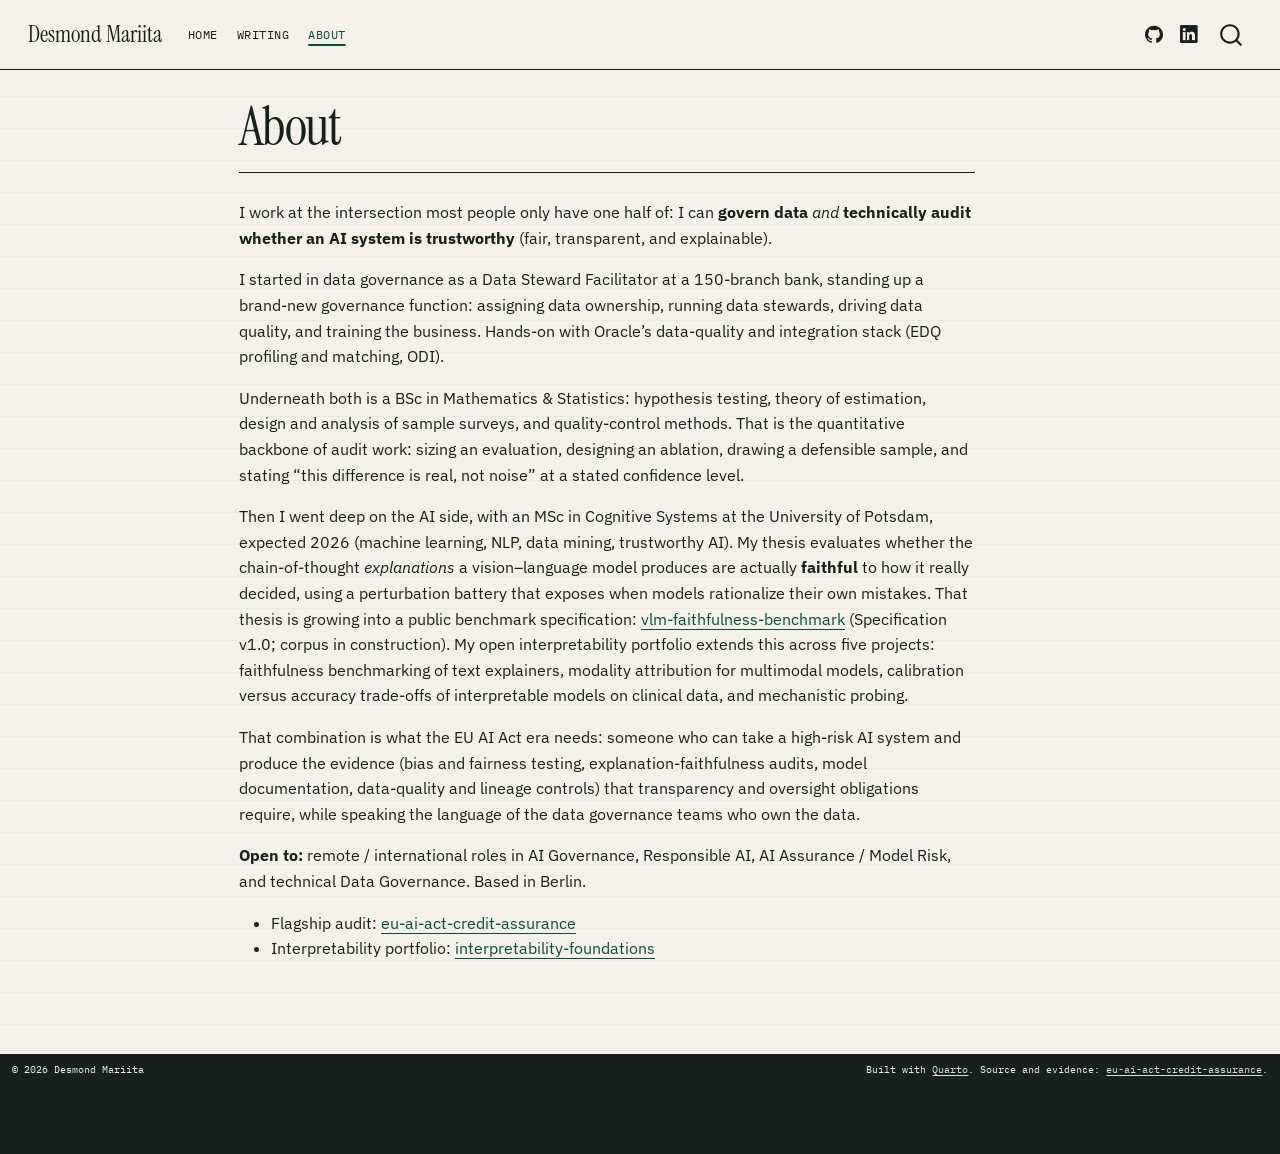
<file: about.html>
<!DOCTYPE html>
<html xmlns="http://www.w3.org/1999/xhtml" lang="en" xml:lang="en"><head>

<meta charset="utf-8">
<meta name="generator" content="quarto-1.9.38">

<meta name="viewport" content="width=device-width, initial-scale=1.0, user-scalable=yes">


<title>About – Desmond Mariita</title>
<style>
/* Default styles provided by pandoc.
** See https://pandoc.org/MANUAL.html#variables-for-html for config info.
*/
code{white-space: pre-wrap;}
span.smallcaps{font-variant: small-caps;}
div.columns{display: flex; gap: min(4vw, 1.5em);}
div.column{flex: auto; overflow-x: auto;}
div.hanging-indent{margin-left: 1.5em; text-indent: -1.5em;}
ul.task-list{list-style: none;}
ul.task-list li input[type="checkbox"] {
  width: 0.8em;
  margin: 0 0.8em 0.2em -1em; /* quarto-specific, see https://github.com/quarto-dev/quarto-cli/issues/4556 */ 
  vertical-align: middle;
}
</style>


<script src="site_libs/quarto-nav/quarto-nav.js"></script>
<script src="site_libs/quarto-nav/headroom.min.js"></script>
<script src="site_libs/clipboard/clipboard.min.js"></script>
<script src="site_libs/quarto-search/autocomplete.umd.js"></script>
<script src="site_libs/quarto-search/fuse.min.js"></script>
<script src="site_libs/quarto-search/quarto-search.js"></script>
<meta name="quarto:offset" content="./">
<script src="site_libs/quarto-html/quarto.js" type="module"></script>
<script src="site_libs/quarto-html/tabsets/tabsets.js" type="module"></script>
<script src="site_libs/quarto-html/popper.min.js"></script>
<script src="site_libs/quarto-html/tippy.umd.min.js"></script>
<script src="site_libs/quarto-html/anchor.min.js"></script>
<link href="site_libs/quarto-html/tippy.css" rel="stylesheet">
<link href="site_libs/quarto-html/quarto-syntax-highlighting-e0c369747a7c63d92e3a00793c14f2c1.css" rel="stylesheet" id="quarto-text-highlighting-styles">
<script src="site_libs/bootstrap/bootstrap.min.js"></script>
<link href="site_libs/bootstrap/bootstrap-icons.css" rel="stylesheet">
<link href="site_libs/bootstrap/bootstrap-69ae56c207022f444d1fd83f4ec94133.min.css" rel="stylesheet" append-hash="true" id="quarto-bootstrap" data-mode="light">
<script id="quarto-search-options" type="application/json">{
  "location": "navbar",
  "copy-button": false,
  "collapse-after": 3,
  "panel-placement": "end",
  "type": "overlay",
  "limit": 50,
  "keyboard-shortcut": [
    "f",
    "/",
    "s"
  ],
  "show-item-context": false,
  "language": {
    "search-no-results-text": "No results",
    "search-matching-documents-text": "matching documents",
    "search-copy-link-title": "Copy link to search",
    "search-hide-matches-text": "Hide additional matches",
    "search-more-match-text": "more match in this document",
    "search-more-matches-text": "more matches in this document",
    "search-clear-button-title": "Clear",
    "search-text-placeholder": "",
    "search-detached-cancel-button-title": "Cancel",
    "search-submit-button-title": "Submit",
    "search-label": "Search"
  }
}</script>
<style>html{ scroll-behavior: smooth; }</style>


<meta property="og:title" content="About – Desmond Mariita">
<meta property="og:description" content="AI Assurance &amp; Data Governance: EU AI Act, model risk, interpretability">
<meta property="og:site_name" content="Desmond Mariita">
<meta name="twitter:title" content="About – Desmond Mariita">
<meta name="twitter:description" content="AI Assurance &amp; Data Governance: EU AI Act, model risk, interpretability">
<meta name="twitter:card" content="summary">
</head>

<body class="nav-fixed fullcontent quarto-light">

<div id="quarto-search-results"></div>
  <header id="quarto-header" class="headroom fixed-top">
    <nav class="navbar navbar-expand-lg " data-bs-theme="dark">
      <div class="navbar-container container-fluid">
      <div class="navbar-brand-container mx-auto">
    <a class="navbar-brand" href="./index.html">
    <span class="navbar-title">Desmond Mariita</span>
    </a>
  </div>
            <div id="quarto-search" class="" title="Search"></div>
          <button class="navbar-toggler" type="button" data-bs-toggle="collapse" data-bs-target="#navbarCollapse" aria-controls="navbarCollapse" role="menu" aria-expanded="false" aria-label="Toggle navigation" onclick="if (window.quartoToggleHeadroom) { window.quartoToggleHeadroom(); }">
  <span class="navbar-toggler-icon"></span>
</button>
          <div class="collapse navbar-collapse" id="navbarCollapse">
            <ul class="navbar-nav navbar-nav-scroll me-auto">
  <li class="nav-item">
    <a class="nav-link" href="./index.html"> 
<span class="menu-text">Home</span></a>
  </li>  
  <li class="nav-item">
    <a class="nav-link" href="./writing/index.html"> 
<span class="menu-text">Writing</span></a>
  </li>  
  <li class="nav-item">
    <a class="nav-link active" href="./about.html" aria-current="page"> 
<span class="menu-text">About</span></a>
  </li>  
</ul>
            <ul class="navbar-nav navbar-nav-scroll ms-auto">
  <li class="nav-item compact">
    <a class="nav-link" href="https://github.com/Desmond-Mariita"> <i class="bi bi-github" role="img" aria-label="GitHub">
</i> 
<span class="menu-text"></span></a>
  </li>  
  <li class="nav-item compact">
    <a class="nav-link" href="https://www.linkedin.com/in/desmond-mariita"> <i class="bi bi-linkedin" role="img" aria-label="LinkedIn">
</i> 
<span class="menu-text"></span></a>
  </li>  
</ul>
          </div> <!-- /navcollapse -->
            <div class="quarto-navbar-tools">
</div>
      </div> <!-- /container-fluid -->
    </nav>
</header>
<!-- content -->
<div id="quarto-content" class="quarto-container page-columns page-rows-contents page-layout-article page-navbar">
<!-- sidebar -->
<!-- margin-sidebar -->
    
<!-- main -->
<main class="content" id="quarto-document-content">

<header id="title-block-header" class="quarto-title-block default">
<div class="quarto-title">
<h1 class="title">About</h1>
</div>



<div class="quarto-title-meta">

    
  
    
  </div>
  


</header>


<p>I work at the intersection most people only have one half of: I can <strong>govern data</strong> <em>and</em> <strong>technically audit whether an AI system is trustworthy</strong> (fair, transparent, and explainable).</p>
<p>I started in data governance as a Data Steward Facilitator at a 150-branch bank, standing up a brand-new governance function: assigning data ownership, running data stewards, driving data quality, and training the business. Hands-on with Oracle’s data-quality and integration stack (EDQ profiling and matching, ODI).</p>
<p>Underneath both is a BSc in Mathematics &amp; Statistics: hypothesis testing, theory of estimation, design and analysis of sample surveys, and quality-control methods. That is the quantitative backbone of audit work: sizing an evaluation, designing an ablation, drawing a defensible sample, and stating “this difference is real, not noise” at a stated confidence level.</p>
<p>Then I went deep on the AI side, with an MSc in Cognitive Systems at the University of Potsdam, expected 2026 (machine learning, NLP, data mining, trustworthy AI). My thesis evaluates whether the chain-of-thought <em>explanations</em> a vision–language model produces are actually <strong>faithful</strong> to how it really decided, using a perturbation battery that exposes when models rationalize their own mistakes. That thesis is growing into a public benchmark specification: <a href="https://github.com/Desmond-Mariita/vlm-faithfulness-benchmark">vlm-faithfulness-benchmark</a> (Specification v1.0; corpus in construction). My open interpretability portfolio extends this across five projects: faithfulness benchmarking of text explainers, modality attribution for multimodal models, calibration versus accuracy trade-offs of interpretable models on clinical data, and mechanistic probing.</p>
<p>That combination is what the EU AI Act era needs: someone who can take a high-risk AI system and produce the evidence (bias and fairness testing, explanation-faithfulness audits, model documentation, data-quality and lineage controls) that transparency and oversight obligations require, while speaking the language of the data governance teams who own the data.</p>
<p><strong>Open to:</strong> remote / international roles in AI Governance, Responsible AI, AI Assurance / Model Risk, and technical Data Governance. Based in Berlin.</p>
<ul>
<li>Flagship audit: <a href="https://github.com/Desmond-Mariita/eu-ai-act-credit-assurance">eu-ai-act-credit-assurance</a></li>
<li>Interpretability portfolio: <a href="https://github.com/Desmond-Mariita/interpretability-foundations">interpretability-foundations</a></li>
</ul>



</main> <!-- /main -->
<script id="quarto-html-after-body" type="application/javascript">
  window.document.addEventListener("DOMContentLoaded", function (event) {
    const icon = "";
    const anchorJS = new window.AnchorJS();
    anchorJS.options = {
      placement: 'right',
      icon: icon
    };
    anchorJS.add('.anchored');
    const isCodeAnnotation = (el) => {
      for (const clz of el.classList) {
        if (clz.startsWith('code-annotation-')) {                     
          return true;
        }
      }
      return false;
    }
    const onCopySuccess = function(e) {
      // button target
      const button = e.trigger;
      // don't keep focus
      button.blur();
      // flash "checked"
      button.classList.add('code-copy-button-checked');
      var currentTitle = button.getAttribute("title");
      button.setAttribute("title", "Copied!");
      let tooltip;
      if (window.bootstrap) {
        button.setAttribute("data-bs-toggle", "tooltip");
        button.setAttribute("data-bs-placement", "left");
        button.setAttribute("data-bs-title", "Copied!");
        tooltip = new bootstrap.Tooltip(button, 
          { trigger: "manual", 
            customClass: "code-copy-button-tooltip",
            offset: [0, -8]});
        tooltip.show();    
      }
      setTimeout(function() {
        if (tooltip) {
          tooltip.hide();
          button.removeAttribute("data-bs-title");
          button.removeAttribute("data-bs-toggle");
          button.removeAttribute("data-bs-placement");
        }
        button.setAttribute("title", currentTitle);
        button.classList.remove('code-copy-button-checked');
      }, 1000);
      // clear code selection
      e.clearSelection();
    }
    const getTextToCopy = function(trigger) {
      const outerScaffold = trigger.parentElement.cloneNode(true);
      const codeEl = outerScaffold.querySelector('code');
      for (const childEl of codeEl.children) {
        if (isCodeAnnotation(childEl)) {
          childEl.remove();
        }
      }
      return codeEl.innerText;
    }
    const clipboard = new window.ClipboardJS('.code-copy-button:not([data-in-quarto-modal])', {
      text: getTextToCopy
    });
    clipboard.on('success', onCopySuccess);
    if (window.document.getElementById('quarto-embedded-source-code-modal')) {
      const clipboardModal = new window.ClipboardJS('.code-copy-button[data-in-quarto-modal]', {
        text: getTextToCopy,
        container: window.document.getElementById('quarto-embedded-source-code-modal')
      });
      clipboardModal.on('success', onCopySuccess);
    }
      var localhostRegex = new RegExp(/^(?:http|https):\/\/localhost\:?[0-9]*\//);
      var mailtoRegex = new RegExp(/^mailto:/);
        var filterRegex = new RegExp("https:\/\/desmond-mariita\.github\.io");
      var isInternal = (href) => {
          return filterRegex.test(href) || localhostRegex.test(href) || mailtoRegex.test(href);
      }
      // Inspect non-navigation links and adorn them if external
     var links = window.document.querySelectorAll('a[href]:not(.nav-link):not(.navbar-brand):not(.toc-action):not(.sidebar-link):not(.sidebar-item-toggle):not(.pagination-link):not(.no-external):not([aria-hidden]):not(.dropdown-item):not(.quarto-navigation-tool):not(.about-link)');
      for (var i=0; i<links.length; i++) {
        const link = links[i];
        if (!isInternal(link.href)) {
          // undo the damage that might have been done by quarto-nav.js in the case of
          // links that we want to consider external
          if (link.dataset.originalHref !== undefined) {
            link.href = link.dataset.originalHref;
          }
            // target, if specified
            link.setAttribute("target", "_blank");
            if (link.getAttribute("rel") === null) {
              link.setAttribute("rel", "noopener");
            }
        }
      }
    function tippyHover(el, contentFn, onTriggerFn, onUntriggerFn) {
      const config = {
        allowHTML: true,
        maxWidth: 500,
        delay: 100,
        arrow: false,
        appendTo: function(el) {
            return el.parentElement;
        },
        interactive: true,
        interactiveBorder: 10,
        theme: 'quarto',
        placement: 'bottom-start',
      };
      if (contentFn) {
        config.content = contentFn;
      }
      if (onTriggerFn) {
        config.onTrigger = onTriggerFn;
      }
      if (onUntriggerFn) {
        config.onUntrigger = onUntriggerFn;
      }
      window.tippy(el, config); 
    }
    const noterefs = window.document.querySelectorAll('a[role="doc-noteref"]');
    for (var i=0; i<noterefs.length; i++) {
      const ref = noterefs[i];
      tippyHover(ref, function() {
        // use id or data attribute instead here
        let href = ref.getAttribute('data-footnote-href') || ref.getAttribute('href');
        try { href = new URL(href).hash; } catch {}
        const id = href.replace(/^#\/?/, "");
        const note = window.document.getElementById(id);
        if (note) {
          return note.innerHTML;
        } else {
          return "";
        }
      });
    }
    const xrefs = window.document.querySelectorAll('a.quarto-xref');
    const processXRef = (id, note) => {
      // Strip column container classes
      const stripColumnClz = (el) => {
        el.classList.remove("page-full", "page-columns");
        if (el.children) {
          for (const child of el.children) {
            stripColumnClz(child);
          }
        }
      }
      stripColumnClz(note)
      if (id === null || id.startsWith('sec-')) {
        // Special case sections, only their first couple elements
        const container = document.createElement("div");
        if (note.children && note.children.length > 2) {
          container.appendChild(note.children[0].cloneNode(true));
          for (let i = 1; i < note.children.length; i++) {
            const child = note.children[i];
            if (child.tagName === "P" && child.innerText === "") {
              continue;
            } else {
              container.appendChild(child.cloneNode(true));
              break;
            }
          }
          if (window.Quarto?.typesetMath) {
            window.Quarto.typesetMath(container);
          }
          return container.innerHTML
        } else {
          if (window.Quarto?.typesetMath) {
            window.Quarto.typesetMath(note);
          }
          return note.innerHTML;
        }
      } else {
        // Remove any anchor links if they are present
        const anchorLink = note.querySelector('a.anchorjs-link');
        if (anchorLink) {
          anchorLink.remove();
        }
        if (window.Quarto?.typesetMath) {
          window.Quarto.typesetMath(note);
        }
        if (note.classList.contains("callout")) {
          return note.outerHTML;
        } else {
          return note.innerHTML;
        }
      }
    }
    for (var i=0; i<xrefs.length; i++) {
      const xref = xrefs[i];
      tippyHover(xref, undefined, function(instance) {
        instance.disable();
        let url = xref.getAttribute('href');
        let hash = undefined; 
        if (url.startsWith('#')) {
          hash = url;
        } else {
          try { hash = new URL(url).hash; } catch {}
        }
        if (hash) {
          const id = hash.replace(/^#\/?/, "");
          const note = window.document.getElementById(id);
          if (note !== null) {
            try {
              const html = processXRef(id, note.cloneNode(true));
              instance.setContent(html);
            } finally {
              instance.enable();
              instance.show();
            }
          } else {
            // See if we can fetch this
            fetch(url.split('#')[0])
            .then(res => res.text())
            .then(html => {
              const parser = new DOMParser();
              const htmlDoc = parser.parseFromString(html, "text/html");
              const note = htmlDoc.getElementById(id);
              if (note !== null) {
                const html = processXRef(id, note);
                instance.setContent(html);
              } 
            }).finally(() => {
              instance.enable();
              instance.show();
            });
          }
        } else {
          // See if we can fetch a full url (with no hash to target)
          // This is a special case and we should probably do some content thinning / targeting
          fetch(url)
          .then(res => res.text())
          .then(html => {
            const parser = new DOMParser();
            const htmlDoc = parser.parseFromString(html, "text/html");
            const note = htmlDoc.querySelector('main.content');
            if (note !== null) {
              // This should only happen for chapter cross references
              // (since there is no id in the URL)
              // remove the first header
              if (note.children.length > 0 && note.children[0].tagName === "HEADER") {
                note.children[0].remove();
              }
              const html = processXRef(null, note);
              instance.setContent(html);
            } 
          }).finally(() => {
            instance.enable();
            instance.show();
          });
        }
      }, function(instance) {
      });
    }
        let selectedAnnoteEl;
        const selectorForAnnotation = ( cell, annotation) => {
          let cellAttr = 'data-code-cell="' + cell + '"';
          let lineAttr = 'data-code-annotation="' +  annotation + '"';
          const selector = 'span[' + cellAttr + '][' + lineAttr + ']';
          return selector;
        }
        const selectCodeLines = (annoteEl) => {
          const doc = window.document;
          const targetCell = annoteEl.getAttribute("data-target-cell");
          const targetAnnotation = annoteEl.getAttribute("data-target-annotation");
          const annoteSpan = window.document.querySelector(selectorForAnnotation(targetCell, targetAnnotation));
          const lines = annoteSpan.getAttribute("data-code-lines").split(",");
          const lineIds = lines.map((line) => {
            return targetCell + "-" + line;
          })
          let top = null;
          let height = null;
          let parent = null;
          if (lineIds.length > 0) {
              //compute the position of the single el (top and bottom and make a div)
              const el = window.document.getElementById(lineIds[0]);
              top = el.offsetTop;
              height = el.offsetHeight;
              parent = el.parentElement.parentElement;
            if (lineIds.length > 1) {
              const lastEl = window.document.getElementById(lineIds[lineIds.length - 1]);
              const bottom = lastEl.offsetTop + lastEl.offsetHeight;
              height = bottom - top;
            }
            if (top !== null && height !== null && parent !== null) {
              // cook up a div (if necessary) and position it 
              let div = window.document.getElementById("code-annotation-line-highlight");
              if (div === null) {
                div = window.document.createElement("div");
                div.setAttribute("id", "code-annotation-line-highlight");
                div.style.position = 'absolute';
                parent.appendChild(div);
              }
              div.style.top = top - 2 + "px";
              div.style.height = height + 4 + "px";
              div.style.left = 0;
              let gutterDiv = window.document.getElementById("code-annotation-line-highlight-gutter");
              if (gutterDiv === null) {
                gutterDiv = window.document.createElement("div");
                gutterDiv.setAttribute("id", "code-annotation-line-highlight-gutter");
                gutterDiv.style.position = 'absolute';
                const codeCell = window.document.getElementById(targetCell);
                const gutter = codeCell.querySelector('.code-annotation-gutter');
                gutter.appendChild(gutterDiv);
              }
              gutterDiv.style.top = top - 2 + "px";
              gutterDiv.style.height = height + 4 + "px";
            }
            selectedAnnoteEl = annoteEl;
          }
        };
        const unselectCodeLines = () => {
          const elementsIds = ["code-annotation-line-highlight", "code-annotation-line-highlight-gutter"];
          elementsIds.forEach((elId) => {
            const div = window.document.getElementById(elId);
            if (div) {
              div.remove();
            }
          });
          selectedAnnoteEl = undefined;
        };
          // Handle positioning of the toggle
      window.addEventListener(
        "resize",
        throttle(() => {
          elRect = undefined;
          if (selectedAnnoteEl) {
            selectCodeLines(selectedAnnoteEl);
          }
        }, 10)
      );
      function throttle(fn, ms) {
      let throttle = false;
      let timer;
        return (...args) => {
          if(!throttle) { // first call gets through
              fn.apply(this, args);
              throttle = true;
          } else { // all the others get throttled
              if(timer) clearTimeout(timer); // cancel #2
              timer = setTimeout(() => {
                fn.apply(this, args);
                timer = throttle = false;
              }, ms);
          }
        };
      }
        // Attach click handler to the DT
        const annoteDls = window.document.querySelectorAll('dt[data-target-cell]');
        for (const annoteDlNode of annoteDls) {
          annoteDlNode.addEventListener('click', (event) => {
            const clickedEl = event.target;
            if (clickedEl !== selectedAnnoteEl) {
              unselectCodeLines();
              const activeEl = window.document.querySelector('dt[data-target-cell].code-annotation-active');
              if (activeEl) {
                activeEl.classList.remove('code-annotation-active');
              }
              selectCodeLines(clickedEl);
              clickedEl.classList.add('code-annotation-active');
            } else {
              // Unselect the line
              unselectCodeLines();
              clickedEl.classList.remove('code-annotation-active');
            }
          });
        }
    const findCites = (el) => {
      const parentEl = el.parentElement;
      if (parentEl) {
        const cites = parentEl.dataset.cites;
        if (cites) {
          return {
            el,
            cites: cites.split(' ')
          };
        } else {
          return findCites(el.parentElement)
        }
      } else {
        return undefined;
      }
    };
    var bibliorefs = window.document.querySelectorAll('a[role="doc-biblioref"]');
    for (var i=0; i<bibliorefs.length; i++) {
      const ref = bibliorefs[i];
      const citeInfo = findCites(ref);
      if (citeInfo) {
        tippyHover(citeInfo.el, function() {
          var popup = window.document.createElement('div');
          citeInfo.cites.forEach(function(cite) {
            var citeDiv = window.document.createElement('div');
            citeDiv.classList.add('hanging-indent');
            citeDiv.classList.add('csl-entry');
            var biblioDiv = window.document.getElementById('ref-' + cite);
            if (biblioDiv) {
              citeDiv.innerHTML = biblioDiv.innerHTML;
            }
            popup.appendChild(citeDiv);
          });
          return popup.innerHTML;
        });
      }
    }
  });
  </script>
</div> <!-- /content -->
<footer class="footer">
  <div class="nav-footer">
    <div class="nav-footer-left">
<p>© 2026 Desmond Mariita</p>
</div>   
    <div class="nav-footer-center">
      &nbsp;
    </div>
    <div class="nav-footer-right">
<p>Built with <a href="https://quarto.org">Quarto</a>. Source and evidence: <a href="https://github.com/Desmond-Mariita/eu-ai-act-credit-assurance">eu-ai-act-credit-assurance</a>.</p>
</div>
  </div>
</footer>




<script src="site_libs/quarto-html/zenscroll-min.js"></script>
</body></html>
</file>
<file: site_libs/quarto-html/tippy.css>
.tippy-box[data-animation=fade][data-state=hidden]{opacity:0}[data-tippy-root]{max-width:calc(100vw - 10px)}.tippy-box{position:relative;background-color:#333;color:#fff;border-radius:4px;font-size:14px;line-height:1.4;white-space:normal;outline:0;transition-property:transform,visibility,opacity}.tippy-box[data-placement^=top]>.tippy-arrow{bottom:0}.tippy-box[data-placement^=top]>.tippy-arrow:before{bottom:-7px;left:0;border-width:8px 8px 0;border-top-color:initial;transform-origin:center top}.tippy-box[data-placement^=bottom]>.tippy-arrow{top:0}.tippy-box[data-placement^=bottom]>.tippy-arrow:before{top:-7px;left:0;border-width:0 8px 8px;border-bottom-color:initial;transform-origin:center bottom}.tippy-box[data-placement^=left]>.tippy-arrow{right:0}.tippy-box[data-placement^=left]>.tippy-arrow:before{border-width:8px 0 8px 8px;border-left-color:initial;right:-7px;transform-origin:center left}.tippy-box[data-placement^=right]>.tippy-arrow{left:0}.tippy-box[data-placement^=right]>.tippy-arrow:before{left:-7px;border-width:8px 8px 8px 0;border-right-color:initial;transform-origin:center right}.tippy-box[data-inertia][data-state=visible]{transition-timing-function:cubic-bezier(.54,1.5,.38,1.11)}.tippy-arrow{width:16px;height:16px;color:#333}.tippy-arrow:before{content:"";position:absolute;border-color:transparent;border-style:solid}.tippy-content{position:relative;padding:5px 9px;z-index:1}
</file>
<file: site_libs/quarto-html/quarto-syntax-highlighting-e0c369747a7c63d92e3a00793c14f2c1.css>
/* quarto syntax highlight colors */
:root {
  --quarto-hl-ot-color: #003B4F;
  --quarto-hl-at-color: #657422;
  --quarto-hl-ss-color: #20794D;
  --quarto-hl-an-color: #5E5E5E;
  --quarto-hl-fu-color: #4758AB;
  --quarto-hl-st-color: #20794D;
  --quarto-hl-cf-color: #003B4F;
  --quarto-hl-op-color: #5E5E5E;
  --quarto-hl-er-color: #AD0000;
  --quarto-hl-bn-color: #AD0000;
  --quarto-hl-al-color: #AD0000;
  --quarto-hl-va-color: #111111;
  --quarto-hl-bu-color: inherit;
  --quarto-hl-ex-color: inherit;
  --quarto-hl-pp-color: #AD0000;
  --quarto-hl-in-color: #5E5E5E;
  --quarto-hl-vs-color: #20794D;
  --quarto-hl-wa-color: #5E5E5E;
  --quarto-hl-do-color: #5E5E5E;
  --quarto-hl-im-color: #00769E;
  --quarto-hl-ch-color: #20794D;
  --quarto-hl-dt-color: #AD0000;
  --quarto-hl-fl-color: #AD0000;
  --quarto-hl-co-color: #5E5E5E;
  --quarto-hl-cv-color: #5E5E5E;
  --quarto-hl-cn-color: #8f5902;
  --quarto-hl-sc-color: #5E5E5E;
  --quarto-hl-dv-color: #AD0000;
  --quarto-hl-kw-color: #003B4F;
}

/* other quarto variables */
:root {
  --quarto-font-monospace: "IBM Plex Mono", Consolas, monospace;
}

/* syntax highlight based on Pandoc's rules */
pre > code.sourceCode > span {
  color: #003B4F;
}

code.sourceCode > span {
  color: #003B4F;
}

div.sourceCode,
div.sourceCode pre.sourceCode {
  color: #003B4F;
}

/* Normal */
code span {
  color: #003B4F;
}

/* Alert */
code span.al {
  color: #AD0000;
  font-style: inherit;
}

/* Annotation */
code span.an {
  color: #5E5E5E;
  font-style: inherit;
}

/* Attribute */
code span.at {
  color: #657422;
  font-style: inherit;
}

/* BaseN */
code span.bn {
  color: #AD0000;
  font-style: inherit;
}

/* BuiltIn */
code span.bu {
  font-style: inherit;
}

/* ControlFlow */
code span.cf {
  color: #003B4F;
  font-weight: bold;
  font-style: inherit;
}

/* Char */
code span.ch {
  color: #20794D;
  font-style: inherit;
}

/* Constant */
code span.cn {
  color: #8f5902;
  font-style: inherit;
}

/* Comment */
code span.co {
  color: #5E5E5E;
  font-style: inherit;
}

/* CommentVar */
code span.cv {
  color: #5E5E5E;
  font-style: italic;
}

/* Documentation */
code span.do {
  color: #5E5E5E;
  font-style: italic;
}

/* DataType */
code span.dt {
  color: #AD0000;
  font-style: inherit;
}

/* DecVal */
code span.dv {
  color: #AD0000;
  font-style: inherit;
}

/* Error */
code span.er {
  color: #AD0000;
  font-style: inherit;
}

/* Extension */
code span.ex {
  font-style: inherit;
}

/* Float */
code span.fl {
  color: #AD0000;
  font-style: inherit;
}

/* Function */
code span.fu {
  color: #4758AB;
  font-style: inherit;
}

/* Import */
code span.im {
  color: #00769E;
  font-style: inherit;
}

/* Information */
code span.in {
  color: #5E5E5E;
  font-style: inherit;
}

/* Keyword */
code span.kw {
  color: #003B4F;
  font-weight: bold;
  font-style: inherit;
}

/* Operator */
code span.op {
  color: #5E5E5E;
  font-style: inherit;
}

/* Other */
code span.ot {
  color: #003B4F;
  font-style: inherit;
}

/* Preprocessor */
code span.pp {
  color: #AD0000;
  font-style: inherit;
}

/* SpecialChar */
code span.sc {
  color: #5E5E5E;
  font-style: inherit;
}

/* SpecialString */
code span.ss {
  color: #20794D;
  font-style: inherit;
}

/* String */
code span.st {
  color: #20794D;
  font-style: inherit;
}

/* Variable */
code span.va {
  color: #111111;
  font-style: inherit;
}

/* VerbatimString */
code span.vs {
  color: #20794D;
  font-style: inherit;
}

/* Warning */
code span.wa {
  color: #5E5E5E;
  font-style: italic;
}

.prevent-inlining {
  content: "</";
}

/*# sourceMappingURL=04abcc5abcc6b2566e7c654ab6db60e6.css.map */
</file>
